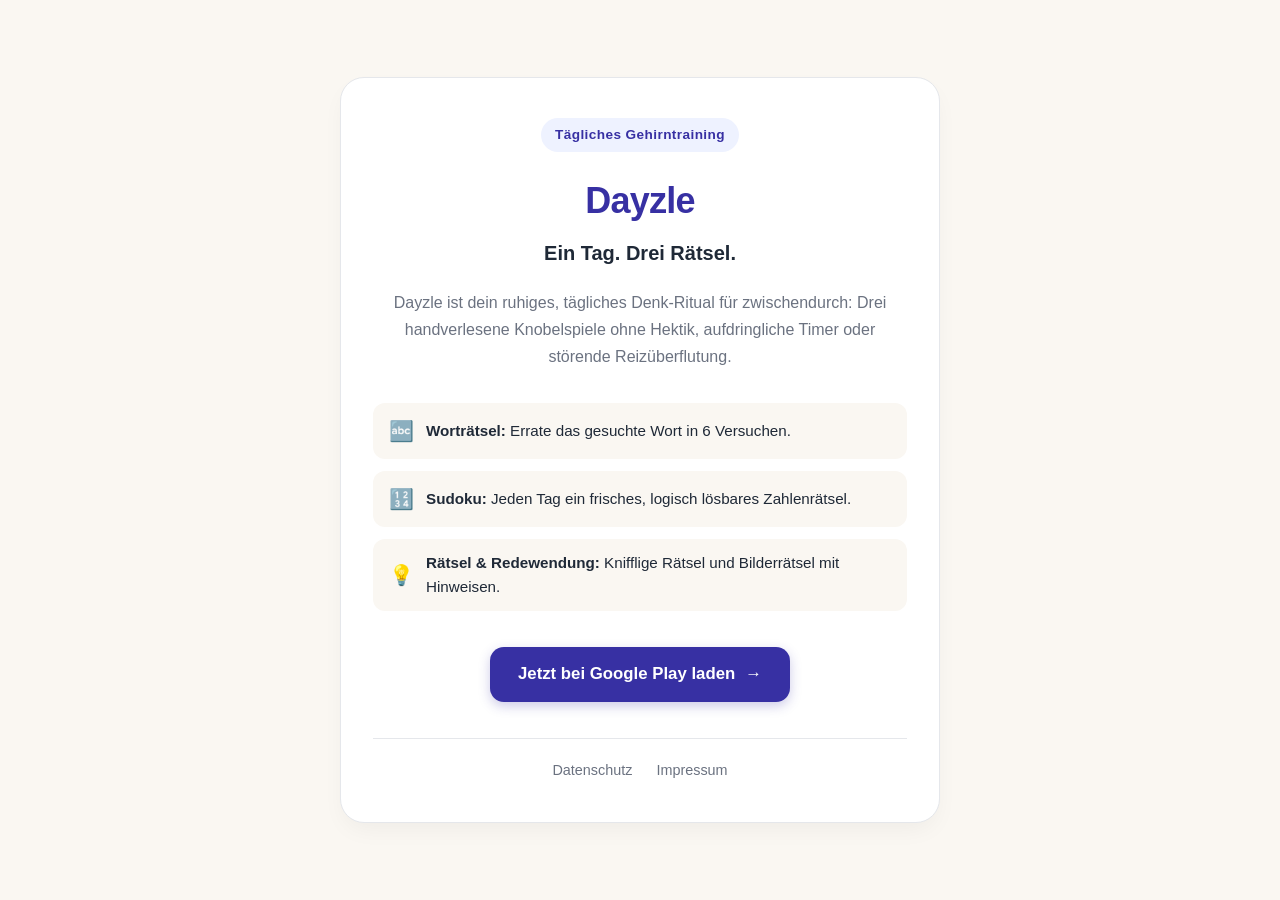
<file: index.html>
<!DOCTYPE html>
<html lang="de">
<head>
  <meta charset="UTF-8">
  <meta name="viewport" content="width=device-width, initial-scale=1.0">
  <title>Dayzle – Ein Tag. Drei Rätsel.</title>
  <meta name="description" content="Dayzle – Dein tägliches Denk-Ritual. Jeden Tag ein neues Worträtsel, Sudoku und ein kniffliges Rätsel.">
  <style>
    :root {
      --bg: #FAF7F2;
      --card-bg: #FFFFFF;
      --text: #1F2937;
      --text-muted: #6B7280;
      --primary: #3730A3;
      --primary-hover: #312E81;
      --accent: #F59E0B;
      --border: #E5E7EB;
      --pill-bg: #EEF2FF;
      --pill-text: #3730A3;
    }
    @media (prefers-color-scheme: dark) {
      :root {
        --bg: #121117;
        --card-bg: #1C1A24;
        --text: #F3F4F6;
        --text-muted: #9CA3AF;
        --primary: #6366F1;
        --primary-hover: #4F46E5;
        --accent: #F59E0B;
        --border: #2E2B3D;
        --pill-bg: #28243D;
        --pill-text: #A5B4FC;
      }
    }
    * { box-sizing: border-box; margin: 0; padding: 0; }
    body {
      font-family: -apple-system, BlinkMacSystemFont, "Segoe UI", Roboto, Helvetica, Arial, sans-serif;
      background-color: var(--bg);
      color: var(--text);
      line-height: 1.6;
      padding: 32px 16px;
      min-height: 100vh;
      display: flex;
      flex-direction: column;
      align-items: center;
      justify-content: center;
    }
    .card {
      width: 100%;
      max-width: 600px;
      background: var(--card-bg);
      border: 1px solid var(--border);
      border-radius: 24px;
      padding: 40px 32px;
      box-shadow: 0 10px 25px -5px rgba(0, 0, 0, 0.05);
      text-align: center;
    }
    .badge {
      display: inline-block;
      background: var(--pill-bg);
      color: var(--pill-text);
      font-weight: 600;
      font-size: 0.85rem;
      padding: 6px 14px;
      border-radius: 9999px;
      margin-bottom: 20px;
      letter-spacing: 0.03em;
    }
    h1 {
      font-size: 2.25rem;
      font-weight: 800;
      color: var(--primary);
      margin-bottom: 8px;
      letter-spacing: -0.02em;
    }
    .tagline {
      font-size: 1.25rem;
      font-weight: 600;
      color: var(--text);
      margin-bottom: 20px;
    }
    .description {
      font-size: 1rem;
      color: var(--text-muted);
      margin-bottom: 32px;
      line-height: 1.7;
    }
    .features {
      display: flex;
      flex-direction: column;
      gap: 12px;
      margin-bottom: 36px;
      text-align: left;
    }
    .feature-item {
      display: flex;
      align-items: center;
      gap: 12px;
      background: var(--bg);
      padding: 12px 16px;
      border-radius: 12px;
      font-size: 0.95rem;
      font-weight: 500;
    }
    .feature-icon {
      font-size: 1.25rem;
    }
    .btn-playstore {
      display: inline-flex;
      align-items: center;
      justify-content: center;
      gap: 10px;
      background: var(--primary);
      color: #FFFFFF;
      text-decoration: none;
      font-weight: 600;
      font-size: 1.05rem;
      padding: 14px 28px;
      border-radius: 14px;
      transition: background-color 0.15s ease, transform 0.1s ease;
      box-shadow: 0 4px 12px rgba(55, 48, 163, 0.25);
    }
    .btn-playstore:hover {
      background: var(--primary-hover);
      transform: translateY(-1px);
    }
    footer {
      margin-top: 36px;
      padding-top: 20px;
      border-top: 1px solid var(--border);
      display: flex;
      justify-content: center;
      gap: 24px;
    }
    footer a {
      color: var(--text-muted);
      text-decoration: none;
      font-size: 0.9rem;
      font-weight: 500;
      transition: color 0.15s;
    }
    footer a:hover {
      color: var(--primary);
      text-decoration: underline;
    }
  </style>
</head>
<body>
  <main class="card">
    <div class="badge">Tägliches Gehirntraining</div>
    <h1>Dayzle</h1>
    <div class="tagline">Ein Tag. Drei Rätsel.</div>
    <p class="description">
      Dayzle ist dein ruhiges, tägliches Denk-Ritual für zwischendurch: Drei handverlesene Knobelspiele ohne Hektik, aufdringliche Timer oder störende Reizüberflutung.
    </p>

    <div class="features">
      <div class="feature-item">
        <span class="feature-icon">🔤</span>
        <span><strong>Worträtsel:</strong> Errate das gesuchte Wort in 6 Versuchen.</span>
      </div>
      <div class="feature-item">
        <span class="feature-icon">🔢</span>
        <span><strong>Sudoku:</strong> Jeden Tag ein frisches, logisch lösbares Zahlenrätsel.</span>
      </div>
      <div class="feature-item">
        <span class="feature-icon">💡</span>
        <span><strong>Rätsel & Redewendung:</strong> Knifflige Rätsel und Bilderrätsel mit Hinweisen.</span>
      </div>
    </div>

    <a href="https://play.google.com/store/apps/details?id=com.akanshasharma.dayzle" class="btn-playstore" target="_blank" rel="noopener noreferrer">
      <span>Jetzt bei Google Play laden</span>
      <span>→</span>
    </a>

    <footer>
      <a href="privacy.html">Datenschutz</a>
      <a href="impressum.html">Impressum</a>
    </footer>
  </main>
</body>
</html>
</file>
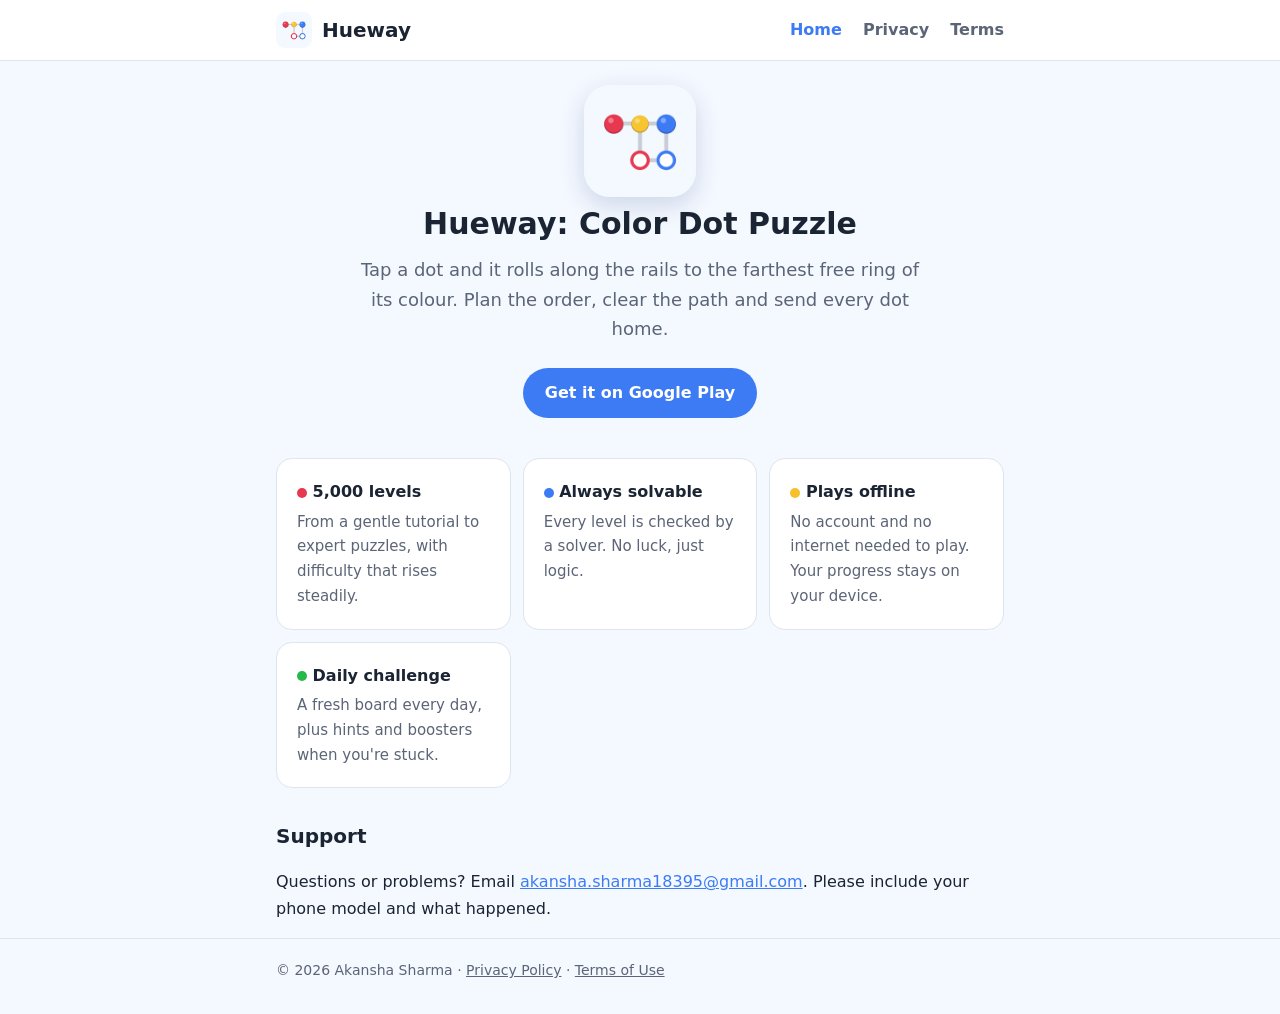
<file: hueway/index.html>
<!doctype html>
<html lang="en">
<head>
<meta charset="utf-8">
<meta name="viewport" content="width=device-width, initial-scale=1">
<title>Hueway: Color Dot Puzzle</title>
<meta name="description" content="Hueway is a calm, clever colour puzzle for Android. Slide each dot home to its colour ring across 5,000 levels, fully offline.">
<link rel="icon" href="icon.png">
<link rel="stylesheet" href="style.css">
</head>
<body>
<header class="site">
  <div class="wrap">
    <a class="brand" href="index.html"><img src="icon.png" alt="">Hueway</a>
    <nav>
      <a href="index.html" aria-current="page">Home</a>
      <a href="privacy.html">Privacy</a>
      <a href="terms.html">Terms</a>
    </nav>
  </div>
</header>

<main class="wrap">
  <section class="hero">
    <img src="icon.png" alt="Hueway app icon">
    <h1>Hueway: Color Dot Puzzle</h1>
    <p class="lead">Tap a dot and it rolls along the rails to the farthest free ring of its colour. Plan the order, clear the path and send every dot home.</p>
    <a class="button" href="https://play.google.com/store/apps/details?id=com.akanshasharma.hueway">Get it on Google Play</a>
  </section>

  <div class="features">
    <div class="card">
      <h3><span class="dots"><i style="background:var(--red)"></i></span> 5,000 levels</h3>
      <p>From a gentle tutorial to expert puzzles, with difficulty that rises steadily.</p>
    </div>
    <div class="card">
      <h3><span class="dots"><i style="background:var(--primary)"></i></span> Always solvable</h3>
      <p>Every level is checked by a solver. No luck, just logic.</p>
    </div>
    <div class="card">
      <h3><span class="dots"><i style="background:var(--yellow)"></i></span> Plays offline</h3>
      <p>No account and no internet needed to play. Your progress stays on your device.</p>
    </div>
    <div class="card">
      <h3><span class="dots"><i style="background:var(--green)"></i></span> Daily challenge</h3>
      <p>A fresh board every day, plus hints and boosters when you're stuck.</p>
    </div>
  </div>

  <h2>Support</h2>
  <p>Questions or problems? Email <a href="mailto:akansha.sharma18395@gmail.com">akansha.sharma18395@gmail.com</a>. Please include your phone model and what happened.</p>
</main>

<footer class="site">
  <div class="wrap">
    © 2026 Akansha Sharma · <a href="privacy.html">Privacy Policy</a> · <a href="terms.html">Terms of Use</a>
  </div>
</footer>
</body>
</html>
</file>
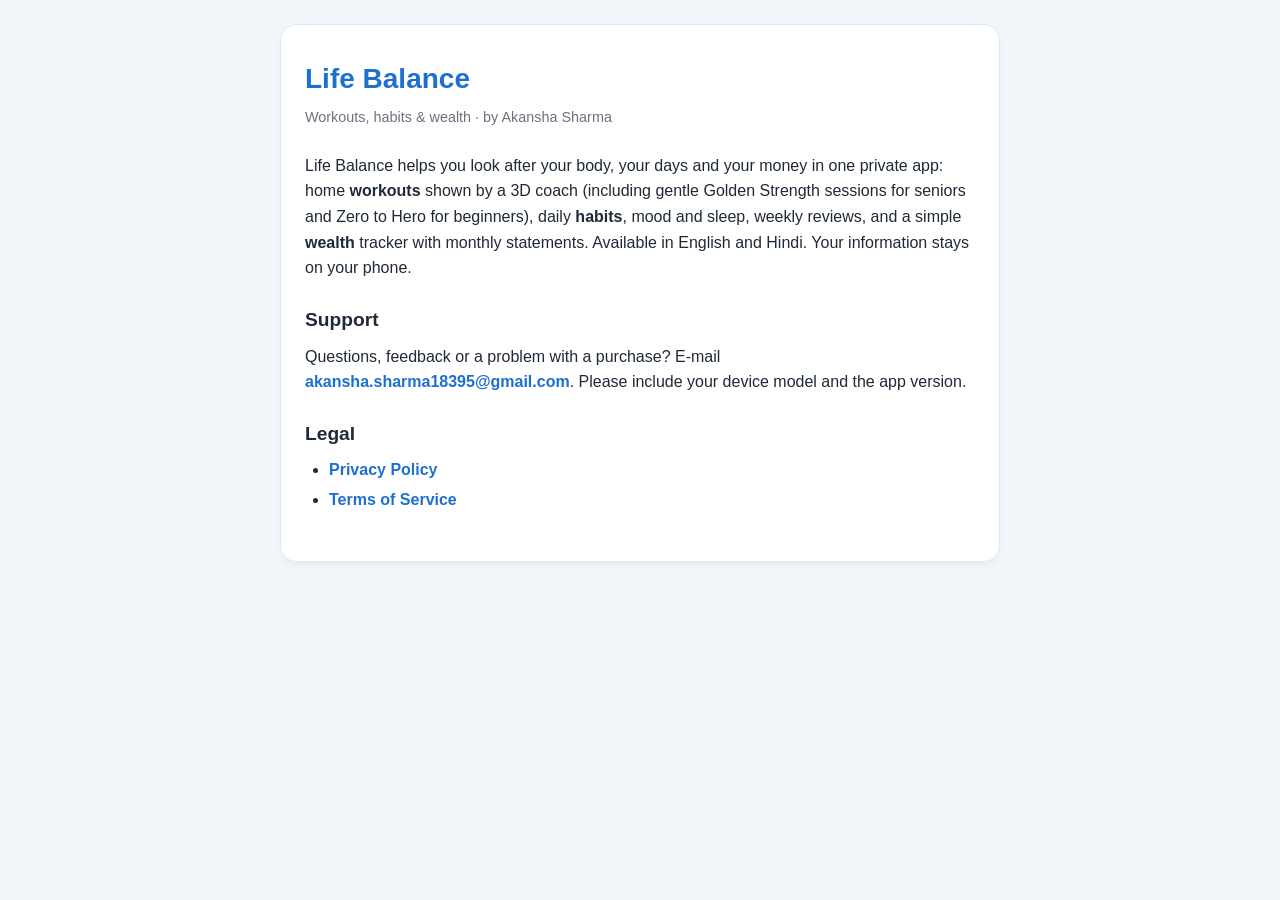
<file: Life-Balance/index.html>
<!DOCTYPE html>
<html lang="en">
<head>
  <meta charset="UTF-8">
  <meta name="viewport" content="width=device-width, initial-scale=1.0">
  <title>Life Balance – Workouts, Habits &amp; Wealth</title>
  <meta name="description" content="Life Balance: home workouts with a 3D coach, daily habits, mood and sleep, and a private money tracker. Support and legal information.">
  <style>
    :root {
      --bg: #F2F6FB;
      --card-bg: #FFFFFF;
      --text: #1F2937;
      --text-muted: #6B7280;
      --primary: #1D6FD1;
      --border: #DFE7F1;
    }
    @media (prefers-color-scheme: dark) {
      :root {
        --bg: #0B2142;
        --card-bg: #102541;
        --text: #F3F4F6;
        --text-muted: #9BB2D0;
        --primary: #51A7FF;
        --border: #1C3656;
      }
    }
    * { box-sizing: border-box; margin: 0; padding: 0; }
    body {
      font-family: -apple-system, BlinkMacSystemFont, "Segoe UI", Roboto, Helvetica, Arial, sans-serif;
      background-color: var(--bg);
      color: var(--text);
      line-height: 1.6;
      padding: 24px 16px;
      min-height: 100vh;
      display: flex;
      flex-direction: column;
      align-items: center;
    }
    .container {
      width: 100%;
      max-width: 720px;
      background: var(--card-bg);
      border: 1px solid var(--border);
      border-radius: 16px;
      padding: 32px 24px;
      box-shadow: 0 4px 6px -1px rgba(0, 0, 0, 0.05);
    }
    h1 { font-size: 1.75rem; margin-bottom: 0.25rem; color: var(--primary); }
    .meta { color: var(--text-muted); font-size: 0.9rem; margin-bottom: 1.5rem; }
    h2 { font-size: 1.2rem; margin-top: 1.5rem; margin-bottom: 0.5rem; }
    p { margin-bottom: 1rem; }
    ul { margin-left: 1.5rem; margin-bottom: 1rem; }
    li { margin-bottom: 0.25rem; }
    a { color: var(--primary); text-decoration: none; font-weight: 600; overflow-wrap: anywhere; }
    a:hover { text-decoration: underline; }
  </style>
</head>
<body>
  <main class="container">
    <h1>Life Balance</h1>
    <p class="meta">Workouts, habits &amp; wealth · by Akansha Sharma</p>
    <p>Life Balance helps you look after your body, your days and your money in one private app: home <strong>workouts</strong> shown by a 3D coach (including gentle Golden Strength sessions for seniors and Zero to Hero for beginners), daily <strong>habits</strong>, mood and sleep, weekly reviews, and a simple <strong>wealth</strong> tracker with monthly statements. Available in English and Hindi. Your information stays on your phone.</p>

    <h2>Support</h2>
    <p>Questions, feedback or a problem with a purchase? E-mail <a href="mailto:akansha.sharma18395@gmail.com">akansha.sharma18395@gmail.com</a>. Please include your device model and the app version.</p>

    <h2>Legal</h2>
    <ul>
      <li><a href="privacy.html">Privacy Policy</a></li>
      <li><a href="terms.html">Terms of Service</a></li>
    </ul>
  </main>
</body>
</html>
</file>
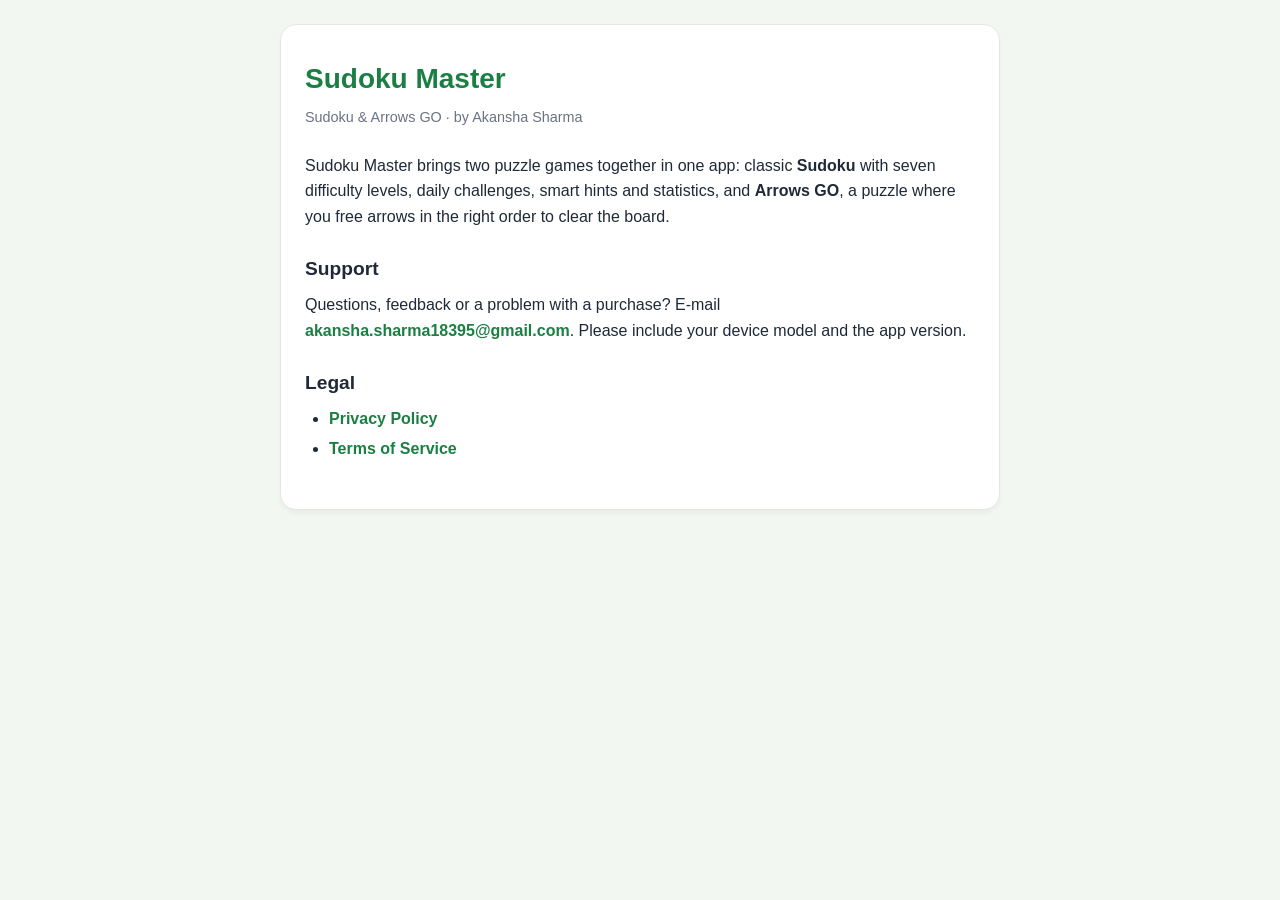
<file: sudoku-master/index.html>
<!DOCTYPE html>
<html lang="en">
<head>
  <meta charset="UTF-8">
  <meta name="viewport" content="width=device-width, initial-scale=1.0">
  <title>Sudoku Master – Sudoku &amp; Arrows GO</title>
  <meta name="description" content="Sudoku Master: Sudoku and Arrows GO puzzle games. Support and legal information.">
  <style>
    :root {
      --bg: #F3F7F2;
      --card-bg: #FFFFFF;
      --text: #1F2937;
      --text-muted: #6B7280;
      --primary: #1B7F43;
      --border: #E2E8E0;
    }
    @media (prefers-color-scheme: dark) {
      :root {
        --bg: #0F1512;
        --card-bg: #18211C;
        --text: #F3F4F6;
        --text-muted: #9CA3AF;
        --primary: #4ADE80;
        --border: #26322B;
      }
    }
    * { box-sizing: border-box; margin: 0; padding: 0; }
    body {
      font-family: -apple-system, BlinkMacSystemFont, "Segoe UI", Roboto, Helvetica, Arial, sans-serif;
      background-color: var(--bg);
      color: var(--text);
      line-height: 1.6;
      padding: 24px 16px;
      min-height: 100vh;
      display: flex;
      flex-direction: column;
      align-items: center;
    }
    .container {
      width: 100%;
      max-width: 720px;
      background: var(--card-bg);
      border: 1px solid var(--border);
      border-radius: 16px;
      padding: 32px 24px;
      box-shadow: 0 4px 6px -1px rgba(0, 0, 0, 0.05);
    }
    h1 { font-size: 1.75rem; margin-bottom: 0.25rem; color: var(--primary); }
    .meta { color: var(--text-muted); font-size: 0.9rem; margin-bottom: 1.5rem; }
    h2 { font-size: 1.2rem; margin-top: 1.5rem; margin-bottom: 0.5rem; }
    p { margin-bottom: 1rem; }
    ul { margin-left: 1.5rem; margin-bottom: 1rem; }
    li { margin-bottom: 0.25rem; }
    .nav-links {
      margin-top: 2rem;
      padding-top: 1.5rem;
      border-top: 1px solid var(--border);
      display: flex;
      gap: 1.5rem;
      flex-wrap: wrap;
    }
    a { color: var(--primary); text-decoration: none; font-weight: 600; overflow-wrap: anywhere; }
    a:hover { text-decoration: underline; }
  </style>
</head>
<body>
  <main class="container">
    <h1>Sudoku Master</h1>
    <p class="meta">Sudoku &amp; Arrows GO · by Akansha Sharma</p>
    <p>Sudoku Master brings two puzzle games together in one app: classic <strong>Sudoku</strong> with seven difficulty levels, daily challenges, smart hints and statistics, and <strong>Arrows GO</strong>, a puzzle where you free arrows in the right order to clear the board.</p>

    <h2>Support</h2>
    <p>Questions, feedback or a problem with a purchase? E-mail <a href="mailto:akansha.sharma18395@gmail.com">akansha.sharma18395@gmail.com</a>. Please include your device model and the app version.</p>

    <h2>Legal</h2>
    <ul>
      <li><a href="privacy.html">Privacy Policy</a></li>
      <li><a href="terms.html">Terms of Service</a></li>
    </ul>
  </main>
</body>
</html>
</file>
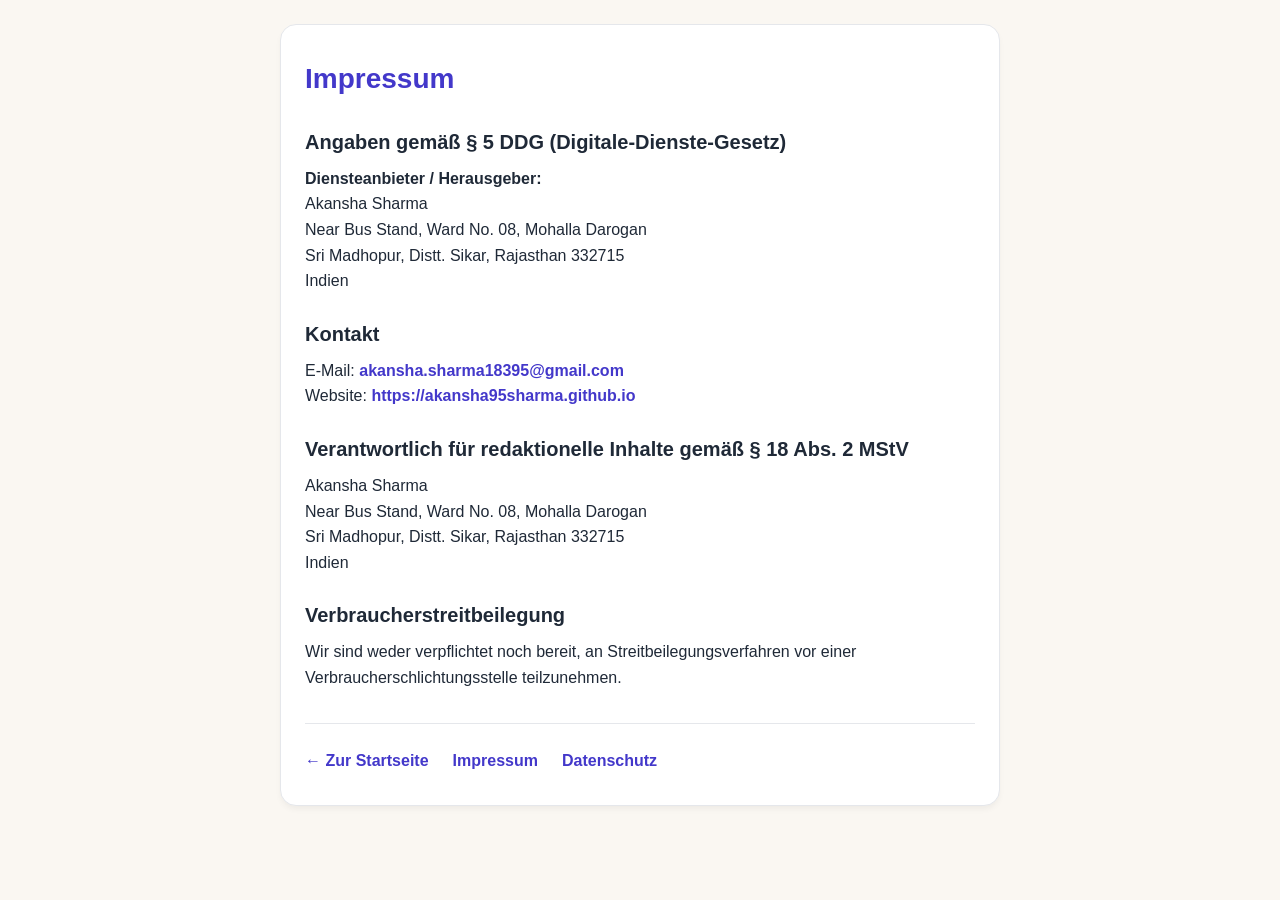
<file: impressum.html>
<!DOCTYPE html>
<html lang="de">
<head>
  <meta charset="UTF-8">
  <meta name="viewport" content="width=device-width, initial-scale=1.0">
  <title>Impressum – Dayzle</title>
  <style>
    :root {
      --bg: #FAF7F2;
      --card-bg: #FFFFFF;
      --text: #1F2937;
      --text-muted: #6B7280;
      --primary: #4338CA;
      --primary-hover: #3730A3;
      --border: #E5E7EB;
    }
    @media (prefers-color-scheme: dark) {
      :root {
        --bg: #121117;
        --card-bg: #1C1A24;
        --text: #F3F4F6;
        --text-muted: #9CA3AF;
        --primary: #6366F1;
        --primary-hover: #818CF8;
        --border: #2E2B3D;
      }
    }
    * { box-sizing: border-box; margin: 0; padding: 0; }
    body {
      font-family: -apple-system, BlinkMacSystemFont, "Segoe UI", Roboto, Helvetica, Arial, sans-serif;
      background-color: var(--bg);
      color: var(--text);
      line-height: 1.6;
      padding: 24px 16px;
      min-height: 100vh;
      display: flex;
      flex-direction: column;
      align-items: center;
    }
    .container {
      width: 100%;
      max-width: 720px;
      background: var(--card-bg);
      border: 1px solid var(--border);
      border-radius: 16px;
      padding: 32px 24px;
      box-shadow: 0 4px 6px -1px rgba(0, 0, 0, 0.05);
    }
    h1 {
      font-size: 1.75rem;
      margin-bottom: 1.5rem;
      color: var(--primary);
    }
    h2 {
      font-size: 1.25rem;
      margin-top: 1.5rem;
      margin-bottom: 0.5rem;
    }
    p { margin-bottom: 1rem; }
    ul { margin-left: 1.5rem; margin-bottom: 1rem; }
    li { margin-bottom: 0.25rem; }
    .nav-links {
      margin-top: 2rem;
      padding-top: 1.5rem;
      border-top: 1px solid var(--border);
      display: flex;
      gap: 1.5rem;
      flex-wrap: wrap;
    }
    a {
      color: var(--primary);
      text-decoration: none;
      font-weight: 600;
    }
    a:hover {
      text-decoration: underline;
    }
  </style>
</head>
<body>
  <main class="container">
    <h1>Impressum</h1>
        <h2>Angaben gemäß § 5 DDG (Digitale-Dienste-Gesetz)</h2>
    <p><strong>Diensteanbieter / Herausgeber:</strong><br>
    Akansha Sharma<br>
    Near Bus Stand, Ward No. 08, Mohalla Darogan<br>Sri Madhopur, Distt. Sikar, Rajasthan 332715<br>Indien</p>

    <h2>Kontakt</h2>
    <p>E-Mail: <a href="mailto:akansha.sharma18395@gmail.com">akansha.sharma18395@gmail.com</a><br>
    
    Website: <a href="https://akansha95sharma.github.io">https://akansha95sharma.github.io</a></p>

    <h2>Verantwortlich für redaktionelle Inhalte gemäß § 18 Abs. 2 MStV</h2>
    <p>Akansha Sharma<br>
    Near Bus Stand, Ward No. 08, Mohalla Darogan<br>Sri Madhopur, Distt. Sikar, Rajasthan 332715<br>Indien</p>

    <h2>Verbraucherstreitbeilegung</h2>
    <p>Wir sind weder verpflichtet noch bereit, an Streitbeilegungsverfahren vor einer Verbraucherschlichtungsstelle teilzunehmen.</p>

    <nav class="nav-links">
      <a href="index.html">← Zur Startseite</a>
      <a href="impressum.html">Impressum</a>
      <a href="privacy.html">Datenschutz</a>
    </nav>
  </main>
</body>
</html>
</file>
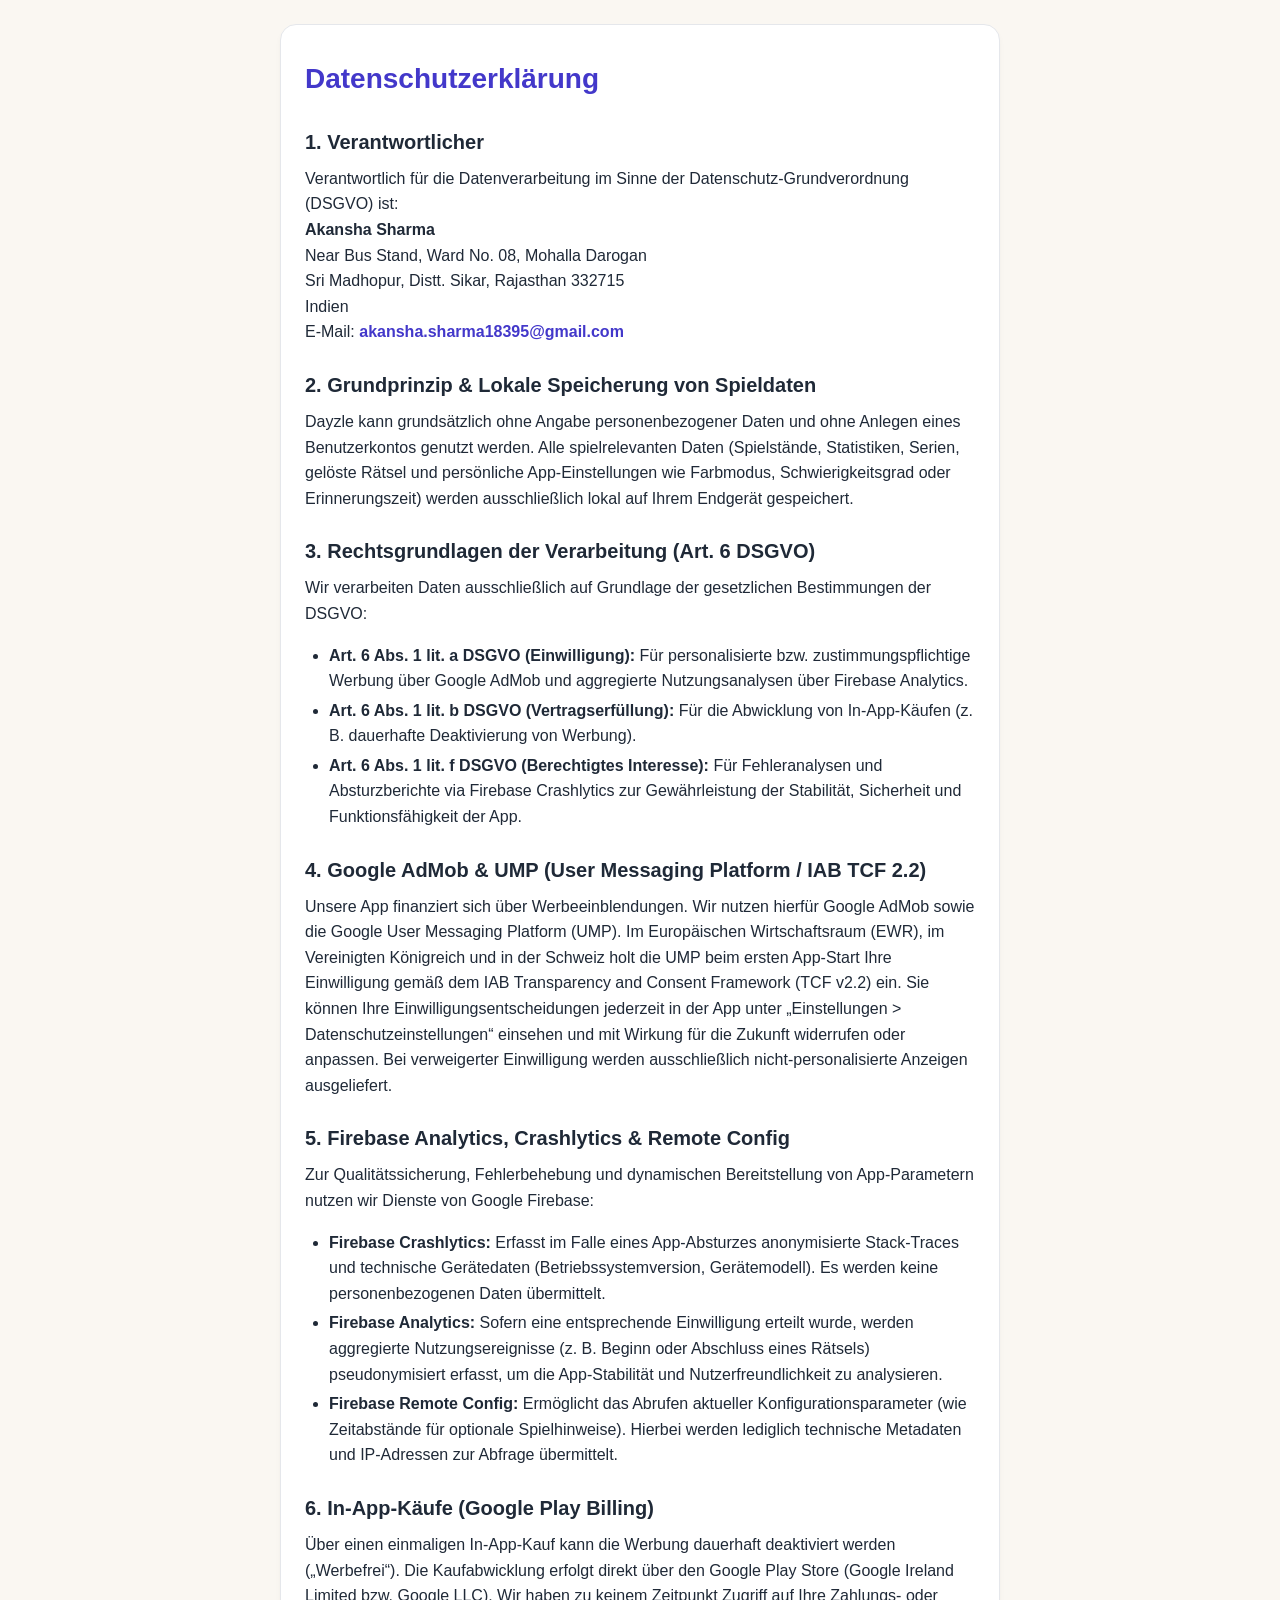
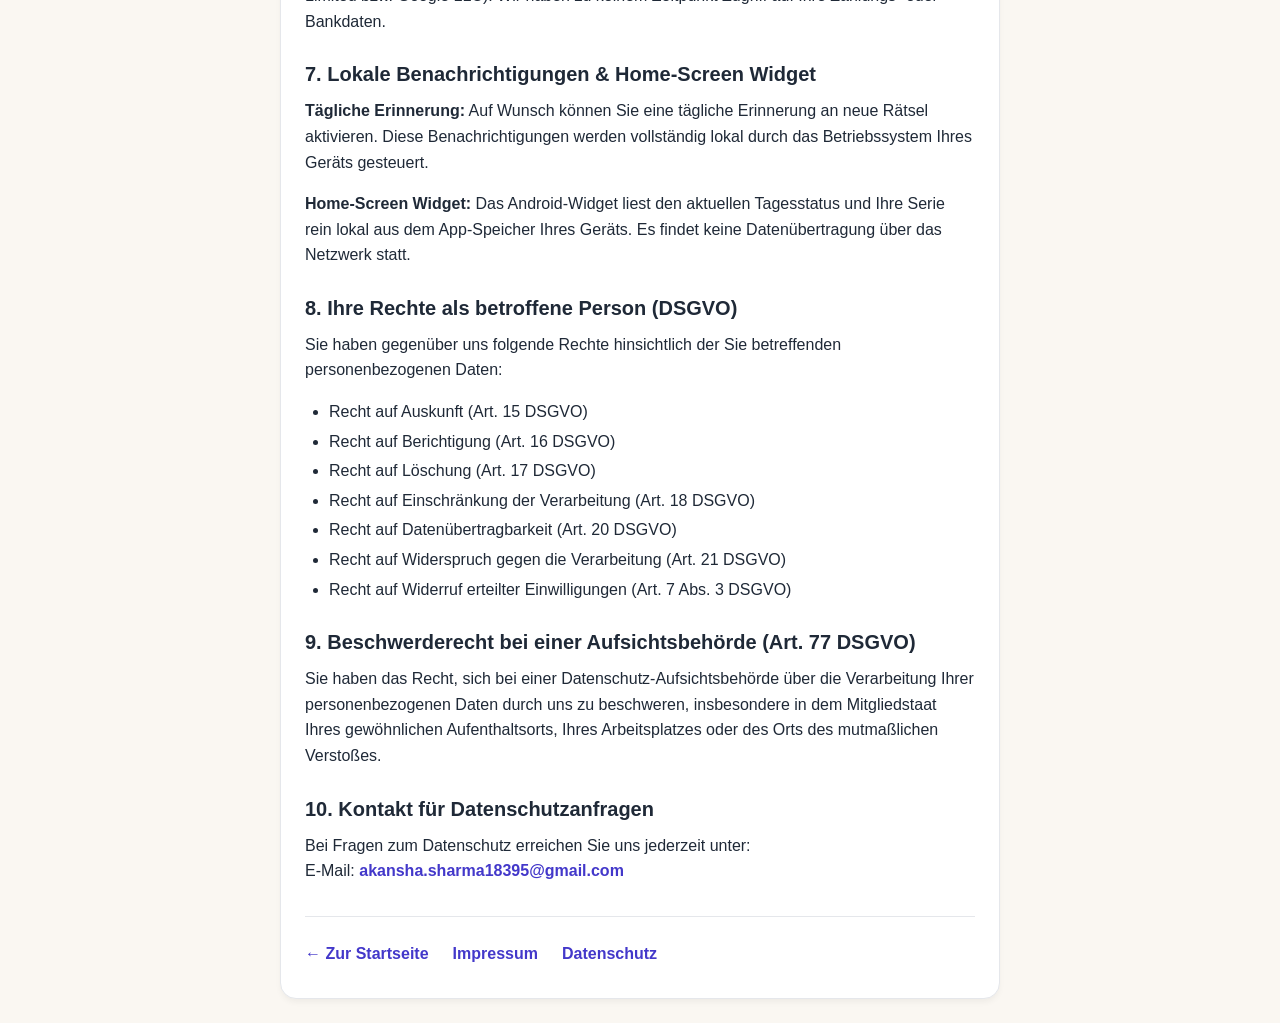
<file: privacy.html>
<!DOCTYPE html>
<html lang="de">
<head>
  <meta charset="UTF-8">
  <meta name="viewport" content="width=device-width, initial-scale=1.0">
  <title>Datenschutzerklärung – Dayzle</title>
  <style>
    :root {
      --bg: #FAF7F2;
      --card-bg: #FFFFFF;
      --text: #1F2937;
      --text-muted: #6B7280;
      --primary: #4338CA;
      --primary-hover: #3730A3;
      --border: #E5E7EB;
    }
    @media (prefers-color-scheme: dark) {
      :root {
        --bg: #121117;
        --card-bg: #1C1A24;
        --text: #F3F4F6;
        --text-muted: #9CA3AF;
        --primary: #6366F1;
        --primary-hover: #818CF8;
        --border: #2E2B3D;
      }
    }
    * { box-sizing: border-box; margin: 0; padding: 0; }
    body {
      font-family: -apple-system, BlinkMacSystemFont, "Segoe UI", Roboto, Helvetica, Arial, sans-serif;
      background-color: var(--bg);
      color: var(--text);
      line-height: 1.6;
      padding: 24px 16px;
      min-height: 100vh;
      display: flex;
      flex-direction: column;
      align-items: center;
    }
    .container {
      width: 100%;
      max-width: 720px;
      background: var(--card-bg);
      border: 1px solid var(--border);
      border-radius: 16px;
      padding: 32px 24px;
      box-shadow: 0 4px 6px -1px rgba(0, 0, 0, 0.05);
    }
    h1 {
      font-size: 1.75rem;
      margin-bottom: 1.5rem;
      color: var(--primary);
    }
    h2 {
      font-size: 1.25rem;
      margin-top: 1.5rem;
      margin-bottom: 0.5rem;
    }
    p { margin-bottom: 1rem; }
    ul { margin-left: 1.5rem; margin-bottom: 1rem; }
    li { margin-bottom: 0.25rem; }
    .nav-links {
      margin-top: 2rem;
      padding-top: 1.5rem;
      border-top: 1px solid var(--border);
      display: flex;
      gap: 1.5rem;
      flex-wrap: wrap;
    }
    a {
      color: var(--primary);
      text-decoration: none;
      font-weight: 600;
    }
    a:hover {
      text-decoration: underline;
    }
  </style>
</head>
<body>
  <main class="container">
    <h1>Datenschutzerklärung</h1>
        <h2>1. Verantwortlicher</h2>
    <p>Verantwortlich für die Datenverarbeitung im Sinne der Datenschutz-Grundverordnung (DSGVO) ist:<br>
    <strong>Akansha Sharma</strong><br>
    Near Bus Stand, Ward No. 08, Mohalla Darogan<br>Sri Madhopur, Distt. Sikar, Rajasthan 332715<br>Indien<br>
    E-Mail: <a href="mailto:akansha.sharma18395@gmail.com">akansha.sharma18395@gmail.com</a></p>

    

    <h2>2. Grundprinzip & Lokale Speicherung von Spieldaten</h2>
    <p>Dayzle kann grundsätzlich ohne Angabe personenbezogener Daten und ohne Anlegen eines Benutzerkontos genutzt werden. Alle spielrelevanten Daten (Spielstände, Statistiken, Serien, gelöste Rätsel und persönliche App-Einstellungen wie Farbmodus, Schwierigkeitsgrad oder Erinnerungszeit) werden ausschließlich lokal auf Ihrem Endgerät gespeichert.</p>

    <h2>3. Rechtsgrundlagen der Verarbeitung (Art. 6 DSGVO)</h2>
    <p>Wir verarbeiten Daten ausschließlich auf Grundlage der gesetzlichen Bestimmungen der DSGVO:</p>
    <ul>
      <li><strong>Art. 6 Abs. 1 lit. a DSGVO (Einwilligung):</strong> Für personalisierte bzw. zustimmungspflichtige Werbung über Google AdMob und aggregierte Nutzungsanalysen über Firebase Analytics.</li>
      <li><strong>Art. 6 Abs. 1 lit. b DSGVO (Vertragserfüllung):</strong> Für die Abwicklung von In-App-Käufen (z. B. dauerhafte Deaktivierung von Werbung).</li>
      <li><strong>Art. 6 Abs. 1 lit. f DSGVO (Berechtigtes Interesse):</strong> Für Fehleranalysen und Absturzberichte via Firebase Crashlytics zur Gewährleistung der Stabilität, Sicherheit und Funktionsfähigkeit der App.</li>
    </ul>

    <h2>4. Google AdMob & UMP (User Messaging Platform / IAB TCF 2.2)</h2>
    <p>Unsere App finanziert sich über Werbeeinblendungen. Wir nutzen hierfür Google AdMob sowie die Google User Messaging Platform (UMP). Im Europäischen Wirtschaftsraum (EWR), im Vereinigten Königreich und in der Schweiz holt die UMP beim ersten App-Start Ihre Einwilligung gemäß dem IAB Transparency and Consent Framework (TCF v2.2) ein. Sie können Ihre Einwilligungsentscheidungen jederzeit in der App unter „Einstellungen &gt; Datenschutzeinstellungen“ einsehen und mit Wirkung für die Zukunft widerrufen oder anpassen. Bei verweigerter Einwilligung werden ausschließlich nicht-personalisierte Anzeigen ausgeliefert.</p>

    <h2>5. Firebase Analytics, Crashlytics & Remote Config</h2>
    <p>Zur Qualitätssicherung, Fehlerbehebung und dynamischen Bereitstellung von App-Parametern nutzen wir Dienste von Google Firebase:</p>
    <ul>
      <li><strong>Firebase Crashlytics:</strong> Erfasst im Falle eines App-Absturzes anonymisierte Stack-Traces und technische Gerätedaten (Betriebssystemversion, Gerätemodell). Es werden keine personenbezogenen Daten übermittelt.</li>
      <li><strong>Firebase Analytics:</strong> Sofern eine entsprechende Einwilligung erteilt wurde, werden aggregierte Nutzungsereignisse (z. B. Beginn oder Abschluss eines Rätsels) pseudonymisiert erfasst, um die App-Stabilität und Nutzerfreundlichkeit zu analysieren.</li>
      <li><strong>Firebase Remote Config:</strong> Ermöglicht das Abrufen aktueller Konfigurationsparameter (wie Zeitabstände für optionale Spielhinweise). Hierbei werden lediglich technische Metadaten und IP-Adressen zur Abfrage übermittelt.</li>
    </ul>

    <h2>6. In-App-Käufe (Google Play Billing)</h2>
    <p>Über einen einmaligen In-App-Kauf kann die Werbung dauerhaft deaktiviert werden („Werbefrei“). Die Kaufabwicklung erfolgt direkt über den Google Play Store (Google Ireland Limited bzw. Google LLC). Wir haben zu keinem Zeitpunkt Zugriff auf Ihre Zahlungs- oder Bankdaten.</p>

    <h2>7. Lokale Benachrichtigungen & Home-Screen Widget</h2>
    <p><strong>Tägliche Erinnerung:</strong> Auf Wunsch können Sie eine tägliche Erinnerung an neue Rätsel aktivieren. Diese Benachrichtigungen werden vollständig lokal durch das Betriebssystem Ihres Geräts gesteuert.</p>
    <p><strong>Home-Screen Widget:</strong> Das Android-Widget liest den aktuellen Tagesstatus und Ihre Serie rein lokal aus dem App-Speicher Ihres Geräts. Es findet keine Datenübertragung über das Netzwerk statt.</p>

    <h2>8. Ihre Rechte als betroffene Person (DSGVO)</h2>
    <p>Sie haben gegenüber uns folgende Rechte hinsichtlich der Sie betreffenden personenbezogenen Daten:</p>
    <ul>
      <li>Recht auf Auskunft (Art. 15 DSGVO)</li>
      <li>Recht auf Berichtigung (Art. 16 DSGVO)</li>
      <li>Recht auf Löschung (Art. 17 DSGVO)</li>
      <li>Recht auf Einschränkung der Verarbeitung (Art. 18 DSGVO)</li>
      <li>Recht auf Datenübertragbarkeit (Art. 20 DSGVO)</li>
      <li>Recht auf Widerspruch gegen die Verarbeitung (Art. 21 DSGVO)</li>
      <li>Recht auf Widerruf erteilter Einwilligungen (Art. 7 Abs. 3 DSGVO)</li>
    </ul>

    <h2>9. Beschwerderecht bei einer Aufsichtsbehörde (Art. 77 DSGVO)</h2>
    <p>Sie haben das Recht, sich bei einer Datenschutz-Aufsichtsbehörde über die Verarbeitung Ihrer personenbezogenen Daten durch uns zu beschweren, insbesondere in dem Mitgliedstaat Ihres gewöhnlichen Aufenthaltsorts, Ihres Arbeitsplatzes oder des Orts des mutmaßlichen Verstoßes.</p>

    <h2>10. Kontakt für Datenschutzanfragen</h2>
    <p>Bei Fragen zum Datenschutz erreichen Sie uns jederzeit unter:<br>
    E-Mail: <a href="mailto:akansha.sharma18395@gmail.com">akansha.sharma18395@gmail.com</a></p>

    <nav class="nav-links">
      <a href="index.html">← Zur Startseite</a>
      <a href="impressum.html">Impressum</a>
      <a href="privacy.html">Datenschutz</a>
    </nav>
  </main>
</body>
</html>
</file>
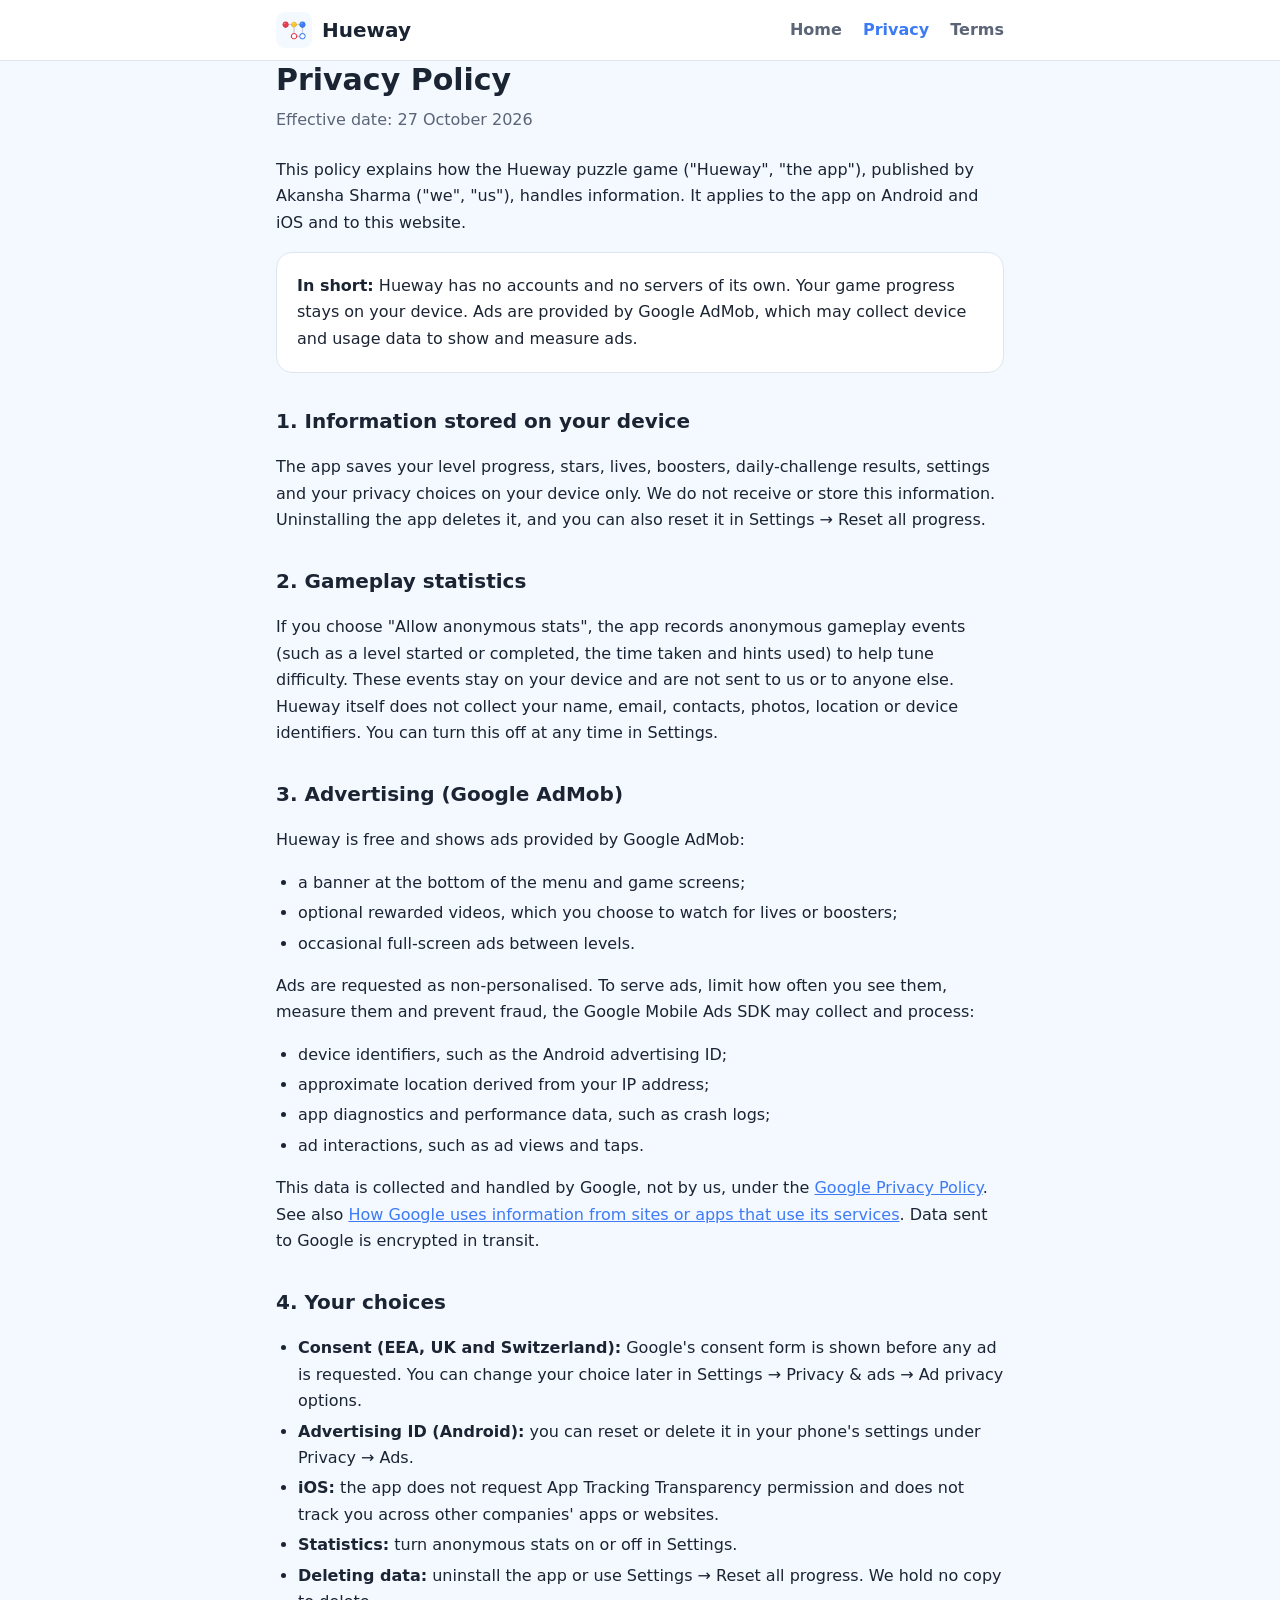
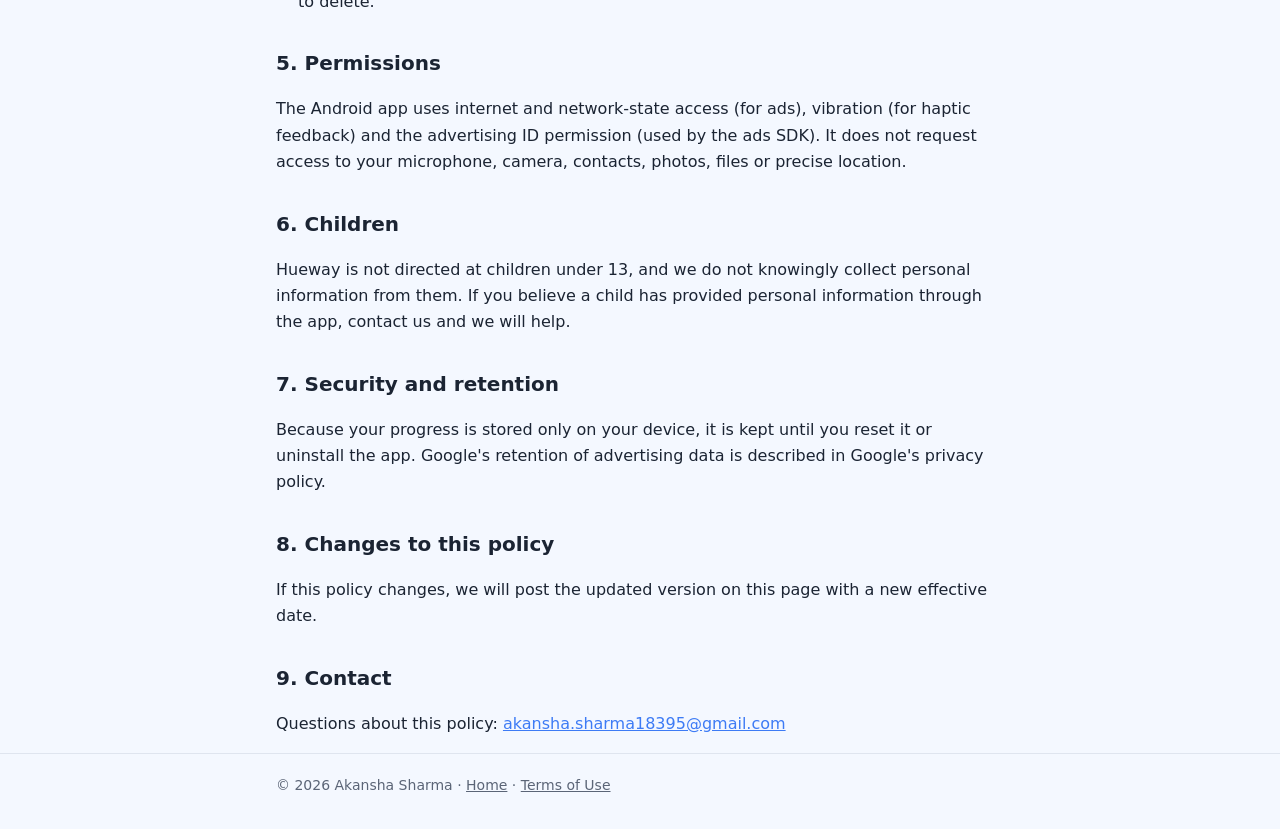
<file: hueway/privacy.html>
<!doctype html>
<html lang="en">
<head>
<meta charset="utf-8">
<meta name="viewport" content="width=device-width, initial-scale=1">
<title>Hueway Privacy Policy</title>
<meta name="description" content="How the Hueway puzzle game handles your data and advertising.">
<link rel="icon" href="icon.png">
<link rel="stylesheet" href="style.css">
</head>
<body>
<header class="site">
  <div class="wrap">
    <a class="brand" href="index.html"><img src="icon.png" alt="">Hueway</a>
    <nav>
      <a href="index.html">Home</a>
      <a href="privacy.html" aria-current="page">Privacy</a>
      <a href="terms.html">Terms</a>
    </nav>
  </div>
</header>

<main class="wrap">
  <h1>Privacy Policy</h1>
  <p class="meta">Effective date: 27 October 2026</p>

  <p>This policy explains how the Hueway puzzle game ("Hueway", "the app"), published by Akansha Sharma
  ("we", "us"), handles information. It applies to the app on Android and iOS and to this website.</p>

  <div class="card">
    <strong>In short:</strong> Hueway has no accounts and no servers of its own. Your game progress stays on your
    device. Ads are provided by Google AdMob, which may collect device and usage data to show and measure ads.
  </div>

  <h2>1. Information stored on your device</h2>
  <p>The app saves your level progress, stars, lives, boosters, daily-challenge results, settings and your privacy
  choices on your device only. We do not receive or store this information. Uninstalling the app deletes it, and you
  can also reset it in Settings → Reset all progress.</p>

  <h2>2. Gameplay statistics</h2>
  <p>If you choose "Allow anonymous stats", the app records anonymous gameplay events (such as a level started or
  completed, the time taken and hints used) to help tune difficulty. These events stay on your device and are not
  sent to us or to anyone else. Hueway itself does not collect your name, email, contacts, photos, location or device
  identifiers. You can turn this off at any time in Settings.</p>

  <h2>3. Advertising (Google AdMob)</h2>
  <p>Hueway is free and shows ads provided by Google AdMob:</p>
  <ul>
    <li>a banner at the bottom of the menu and game screens;</li>
    <li>optional rewarded videos, which you choose to watch for lives or boosters;</li>
    <li>occasional full-screen ads between levels.</li>
  </ul>
  <p>Ads are requested as non-personalised. To serve ads, limit how often you see them, measure them and prevent
  fraud, the Google Mobile Ads SDK may collect and process:</p>
  <ul>
    <li>device identifiers, such as the Android advertising ID;</li>
    <li>approximate location derived from your IP address;</li>
    <li>app diagnostics and performance data, such as crash logs;</li>
    <li>ad interactions, such as ad views and taps.</li>
  </ul>
  <p>This data is collected and handled by Google, not by us, under the
  <a href="https://policies.google.com/privacy">Google Privacy Policy</a>. See also
  <a href="https://policies.google.com/technologies/partner-sites">How Google uses information from sites or apps that use its services</a>.
  Data sent to Google is encrypted in transit.</p>

  <h2>4. Your choices</h2>
  <ul>
    <li><strong>Consent (EEA, UK and Switzerland):</strong> Google's consent form is shown before any ad is requested.
    You can change your choice later in Settings → Privacy &amp; ads → Ad privacy options.</li>
    <li><strong>Advertising ID (Android):</strong> you can reset or delete it in your phone's settings under Privacy → Ads.</li>
    <li><strong>iOS:</strong> the app does not request App Tracking Transparency permission and does not track you
    across other companies' apps or websites.</li>
    <li><strong>Statistics:</strong> turn anonymous stats on or off in Settings.</li>
    <li><strong>Deleting data:</strong> uninstall the app or use Settings → Reset all progress. We hold no copy to delete.</li>
  </ul>

  <h2>5. Permissions</h2>
  <p>The Android app uses internet and network-state access (for ads), vibration (for haptic feedback) and the
  advertising ID permission (used by the ads SDK). It does not request access to your microphone, camera, contacts,
  photos, files or precise location.</p>

  <h2>6. Children</h2>
  <p>Hueway is not directed at children under 13, and we do not knowingly collect personal information from them. If you
  believe a child has provided personal information through the app, contact us and we will help.</p>

  <h2>7. Security and retention</h2>
  <p>Because your progress is stored only on your device, it is kept until you reset it or uninstall the app. Google's
  retention of advertising data is described in Google's privacy policy.</p>

  <h2>8. Changes to this policy</h2>
  <p>If this policy changes, we will post the updated version on this page with a new effective date.</p>

  <h2>9. Contact</h2>
  <p>Questions about this policy: <a href="mailto:akansha.sharma18395@gmail.com">akansha.sharma18395@gmail.com</a></p>
</main>

<footer class="site">
  <div class="wrap">
    © 2026 Akansha Sharma · <a href="index.html">Home</a> · <a href="terms.html">Terms of Use</a>
  </div>
</footer>
</body>
</html>
</file>
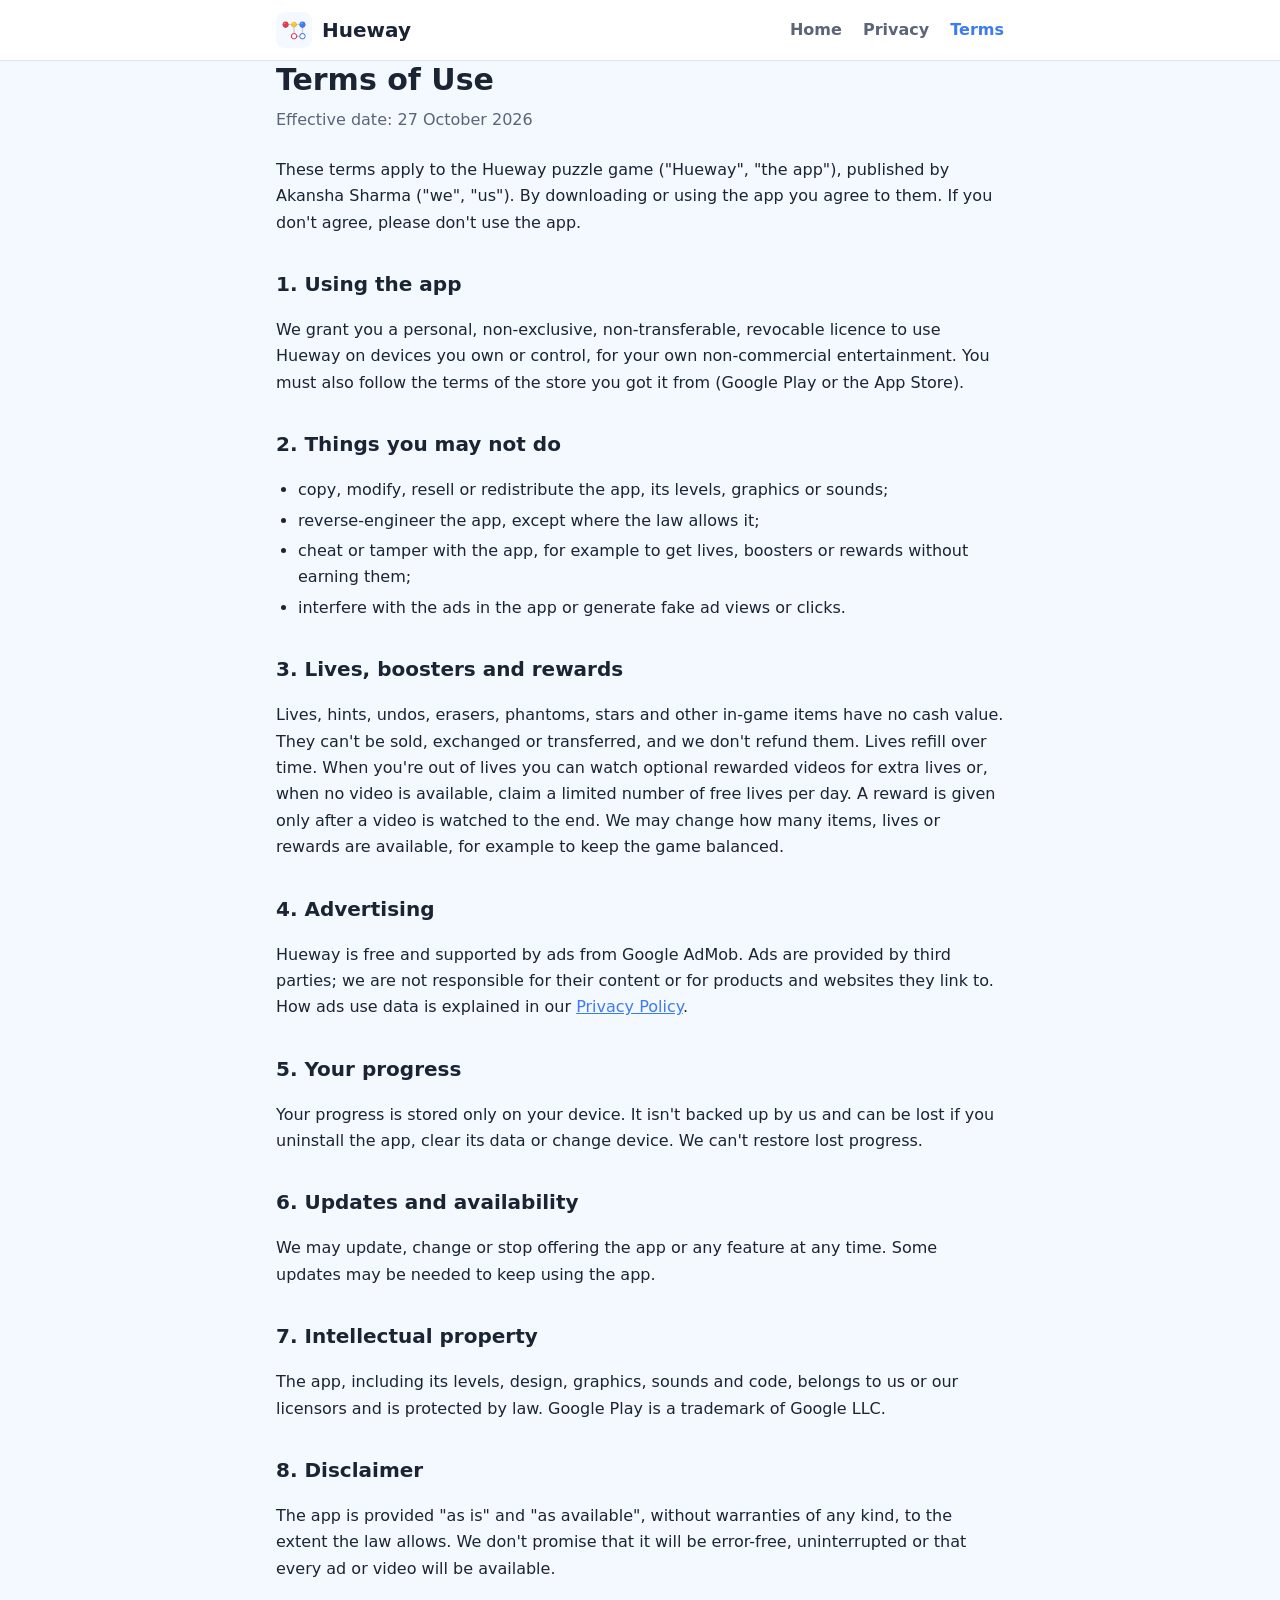
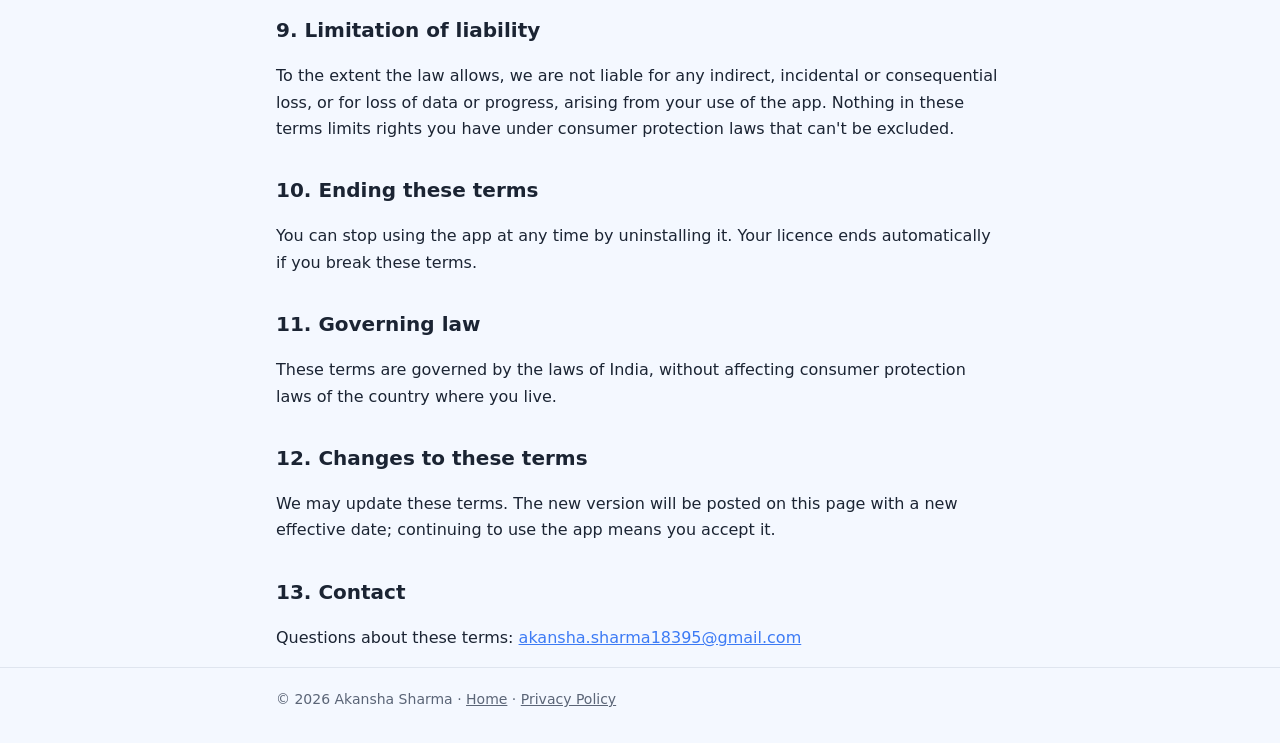
<file: hueway/terms.html>
<!doctype html>
<html lang="en">
<head>
<meta charset="utf-8">
<meta name="viewport" content="width=device-width, initial-scale=1">
<title>Hueway Terms of Use</title>
<meta name="description" content="Terms of use for the Hueway puzzle game.">
<link rel="icon" href="icon.png">
<link rel="stylesheet" href="style.css">
</head>
<body>
<header class="site">
  <div class="wrap">
    <a class="brand" href="index.html"><img src="icon.png" alt="">Hueway</a>
    <nav>
      <a href="index.html">Home</a>
      <a href="privacy.html">Privacy</a>
      <a href="terms.html" aria-current="page">Terms</a>
    </nav>
  </div>
</header>

<main class="wrap">
  <h1>Terms of Use</h1>
  <p class="meta">Effective date: 27 October 2026</p>

  <p>These terms apply to the Hueway puzzle game ("Hueway", "the app"), published by Akansha Sharma
  ("we", "us"). By downloading or using the app you agree to them. If you don't agree, please don't use the app.</p>

  <h2>1. Using the app</h2>
  <p>We grant you a personal, non-exclusive, non-transferable, revocable licence to use Hueway on devices you own or
  control, for your own non-commercial entertainment. You must also follow the terms of the store you got it from
  (Google Play or the App Store).</p>

  <h2>2. Things you may not do</h2>
  <ul>
    <li>copy, modify, resell or redistribute the app, its levels, graphics or sounds;</li>
    <li>reverse-engineer the app, except where the law allows it;</li>
    <li>cheat or tamper with the app, for example to get lives, boosters or rewards without earning them;</li>
    <li>interfere with the ads in the app or generate fake ad views or clicks.</li>
  </ul>

  <h2>3. Lives, boosters and rewards</h2>
  <p>Lives, hints, undos, erasers, phantoms, stars and other in-game items have no cash value. They can't be sold,
  exchanged or transferred, and we don't refund them. Lives refill over time. When you're out of lives you can watch
  optional rewarded videos for extra lives or, when no video is available, claim a limited number of free lives per
  day. A reward is given only after a video is watched to the end. We may change how many items, lives or rewards are
  available, for example to keep the game balanced.</p>

  <h2>4. Advertising</h2>
  <p>Hueway is free and supported by ads from Google AdMob. Ads are provided by third parties; we are not responsible for
  their content or for products and websites they link to. How ads use data is explained in our
  <a href="privacy.html">Privacy Policy</a>.</p>

  <h2>5. Your progress</h2>
  <p>Your progress is stored only on your device. It isn't backed up by us and can be lost if you uninstall the app,
  clear its data or change device. We can't restore lost progress.</p>

  <h2>6. Updates and availability</h2>
  <p>We may update, change or stop offering the app or any feature at any time. Some updates may be needed to keep
  using the app.</p>

  <h2>7. Intellectual property</h2>
  <p>The app, including its levels, design, graphics, sounds and code, belongs to us or our licensors and is protected
  by law. Google Play is a trademark of Google LLC.</p>

  <h2>8. Disclaimer</h2>
  <p>The app is provided "as is" and "as available", without warranties of any kind, to the extent the law allows. We
  don't promise that it will be error-free, uninterrupted or that every ad or video will be available.</p>

  <h2>9. Limitation of liability</h2>
  <p>To the extent the law allows, we are not liable for any indirect, incidental or consequential loss, or for loss of
  data or progress, arising from your use of the app. Nothing in these terms limits rights you have under consumer
  protection laws that can't be excluded.</p>

  <h2>10. Ending these terms</h2>
  <p>You can stop using the app at any time by uninstalling it. Your licence ends automatically if you break these terms.</p>

  <h2>11. Governing law</h2>
  <p>These terms are governed by the laws of India, without affecting consumer
  protection laws of the country where you live.</p>

  <h2>12. Changes to these terms</h2>
  <p>We may update these terms. The new version will be posted on this page with a new effective date; continuing to
  use the app means you accept it.</p>

  <h2>13. Contact</h2>
  <p>Questions about these terms: <a href="mailto:akansha.sharma18395@gmail.com">akansha.sharma18395@gmail.com</a></p>
</main>

<footer class="site">
  <div class="wrap">
    © 2026 Akansha Sharma · <a href="index.html">Home</a> · <a href="privacy.html">Privacy Policy</a>
  </div>
</footer>
</body>
</html>
</file>
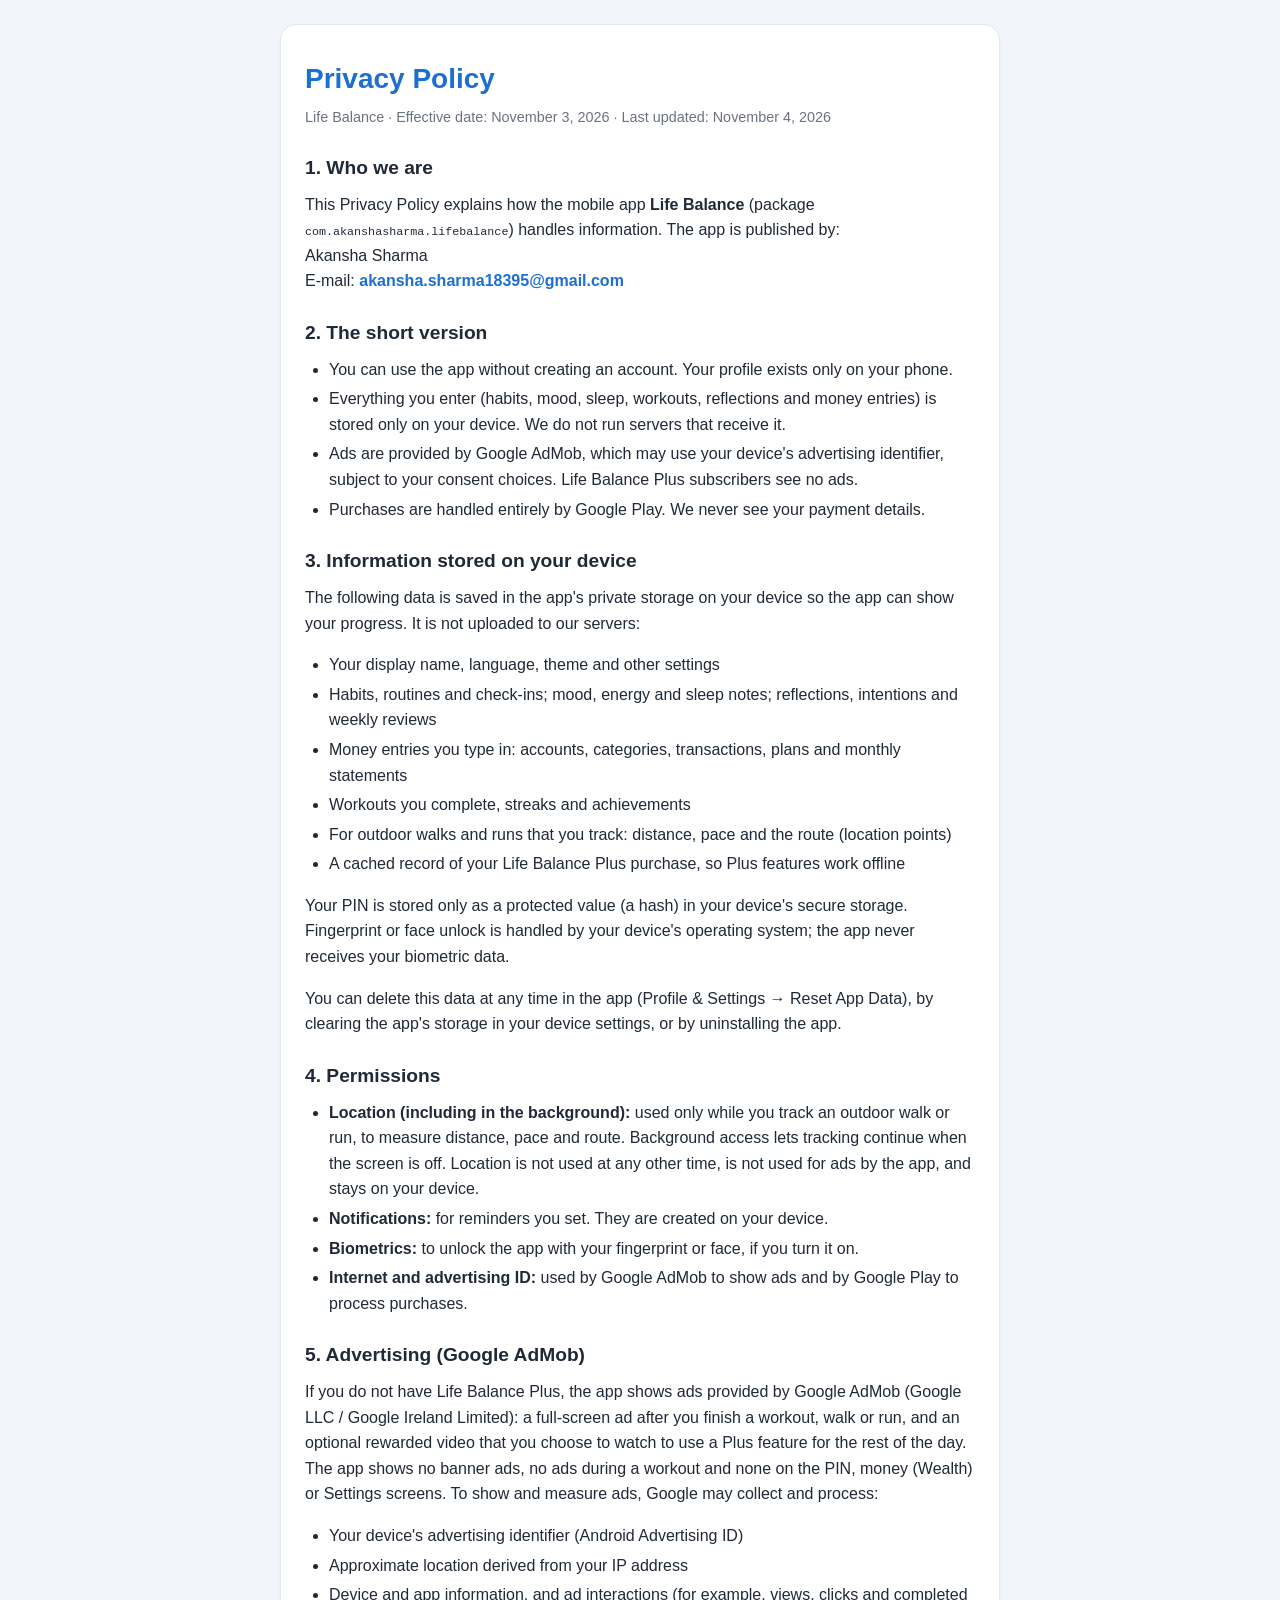
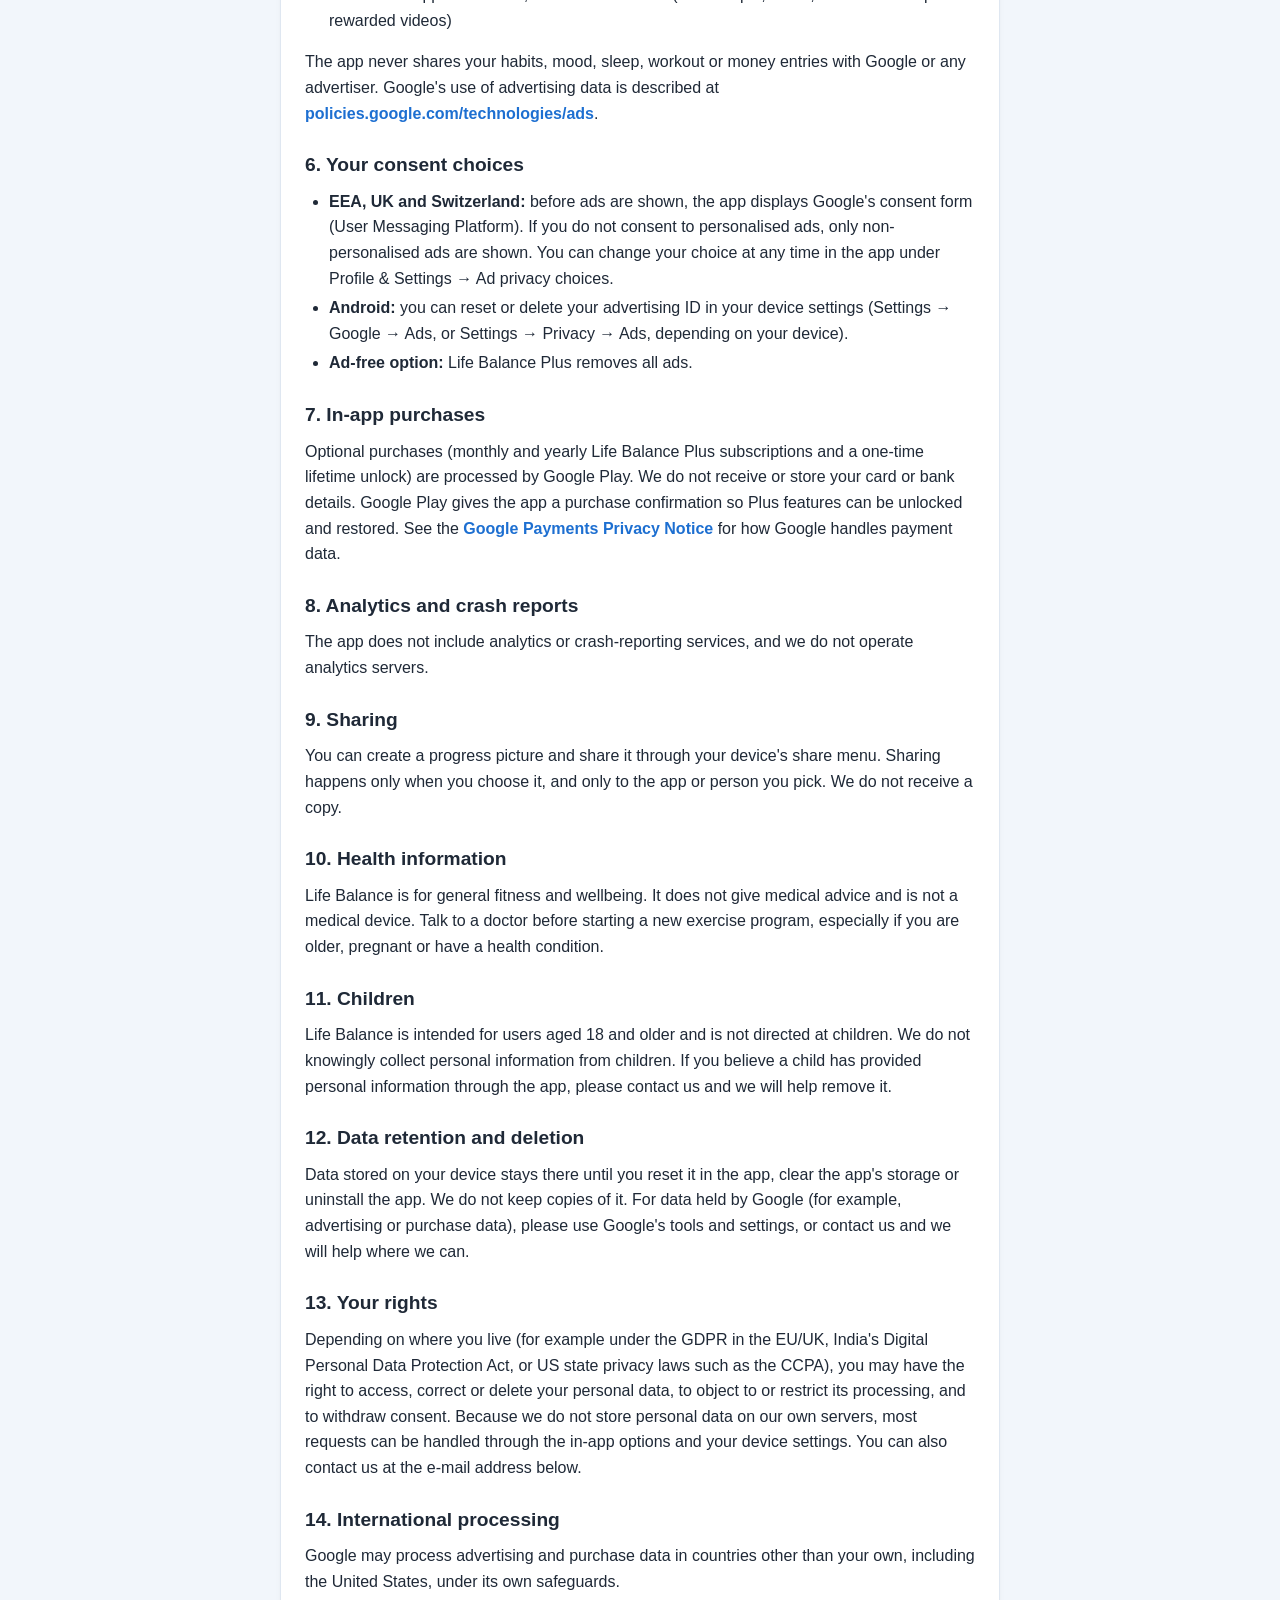
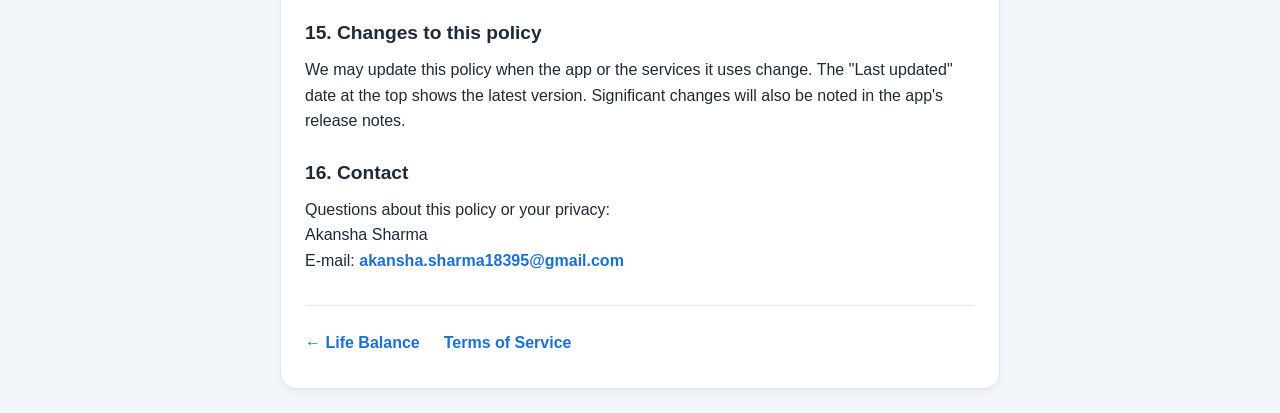
<file: Life-Balance/privacy.html>
<!DOCTYPE html>
<html lang="en">
<head>
  <meta charset="UTF-8">
  <meta name="viewport" content="width=device-width, initial-scale=1.0">
  <title>Privacy Policy – Life Balance</title>
  <meta name="description" content="Privacy Policy for the Life Balance app.">
  <style>
    :root {
      --bg: #F2F6FB;
      --card-bg: #FFFFFF;
      --text: #1F2937;
      --text-muted: #6B7280;
      --primary: #1D6FD1;
      --border: #DFE7F1;
    }
    @media (prefers-color-scheme: dark) {
      :root {
        --bg: #0B2142;
        --card-bg: #102541;
        --text: #F3F4F6;
        --text-muted: #9BB2D0;
        --primary: #51A7FF;
        --border: #1C3656;
      }
    }
    * { box-sizing: border-box; margin: 0; padding: 0; }
    body {
      font-family: -apple-system, BlinkMacSystemFont, "Segoe UI", Roboto, Helvetica, Arial, sans-serif;
      background-color: var(--bg);
      color: var(--text);
      line-height: 1.6;
      padding: 24px 16px;
      min-height: 100vh;
      display: flex;
      flex-direction: column;
      align-items: center;
    }
    .container {
      width: 100%;
      max-width: 720px;
      background: var(--card-bg);
      border: 1px solid var(--border);
      border-radius: 16px;
      padding: 32px 24px;
      box-shadow: 0 4px 6px -1px rgba(0, 0, 0, 0.05);
    }
    h1 { font-size: 1.75rem; margin-bottom: 0.25rem; color: var(--primary); }
    .meta { color: var(--text-muted); font-size: 0.9rem; margin-bottom: 1.5rem; }
    h2 { font-size: 1.2rem; margin-top: 1.5rem; margin-bottom: 0.5rem; }
    p { margin-bottom: 1rem; }
    ul { margin-left: 1.5rem; margin-bottom: 1rem; }
    li { margin-bottom: 0.25rem; }
    .nav-links { margin-top: 2rem; padding-top: 1.5rem; border-top: 1px solid var(--border); display: flex; gap: 1.5rem; flex-wrap: wrap; }
    code { font-size: 0.9em; }
    a { color: var(--primary); text-decoration: none; font-weight: 600; overflow-wrap: anywhere; }
    a:hover { text-decoration: underline; }
  </style>
</head>
<body>
  <main class="container">
    <h1>Privacy Policy</h1>
    <p class="meta">Life Balance · Effective date: November 3, 2026 · Last updated: November 4, 2026</p>

    <h2>1. Who we are</h2>
    <p>This Privacy Policy explains how the mobile app <strong>Life Balance</strong> (package <code>com.akanshasharma.lifebalance</code>) handles information. The app is published by:<br>
    Akansha Sharma<br>
    E-mail: <a href="mailto:akansha.sharma18395@gmail.com">akansha.sharma18395@gmail.com</a></p>

    <h2>2. The short version</h2>
    <ul>
      <li>You can use the app without creating an account. Your profile exists only on your phone.</li>
      <li>Everything you enter (habits, mood, sleep, workouts, reflections and money entries) is stored only on your device. We do not run servers that receive it.</li>
      <li>Ads are provided by Google AdMob, which may use your device's advertising identifier, subject to your consent choices. Life Balance Plus subscribers see no ads.</li>
      <li>Purchases are handled entirely by Google Play. We never see your payment details.</li>
    </ul>

    <h2>3. Information stored on your device</h2>
    <p>The following data is saved in the app's private storage on your device so the app can show your progress. It is not uploaded to our servers:</p>
    <ul>
      <li>Your display name, language, theme and other settings</li>
      <li>Habits, routines and check-ins; mood, energy and sleep notes; reflections, intentions and weekly reviews</li>
      <li>Money entries you type in: accounts, categories, transactions, plans and monthly statements</li>
      <li>Workouts you complete, streaks and achievements</li>
      <li>For outdoor walks and runs that you track: distance, pace and the route (location points)</li>
      <li>A cached record of your Life Balance Plus purchase, so Plus features work offline</li>
    </ul>
    <p>Your PIN is stored only as a protected value (a hash) in your device's secure storage. Fingerprint or face unlock is handled by your device's operating system; the app never receives your biometric data.</p>
    <p>You can delete this data at any time in the app (Profile &amp; Settings → Reset App Data), by clearing the app's storage in your device settings, or by uninstalling the app.</p>

    <h2>4. Permissions</h2>
    <ul>
      <li><strong>Location (including in the background):</strong> used only while you track an outdoor walk or run, to measure distance, pace and route. Background access lets tracking continue when the screen is off. Location is not used at any other time, is not used for ads by the app, and stays on your device.</li>
      <li><strong>Notifications:</strong> for reminders you set. They are created on your device.</li>
      <li><strong>Biometrics:</strong> to unlock the app with your fingerprint or face, if you turn it on.</li>
      <li><strong>Internet and advertising ID:</strong> used by Google AdMob to show ads and by Google Play to process purchases.</li>
    </ul>

    <h2>5. Advertising (Google AdMob)</h2>
    <p>If you do not have Life Balance Plus, the app shows ads provided by Google AdMob (Google LLC / Google Ireland Limited): a full-screen ad after you finish a workout, walk or run, and an optional rewarded video that you choose to watch to use a Plus feature for the rest of the day. The app shows no banner ads, no ads during a workout and none on the PIN, money (Wealth) or Settings screens. To show and measure ads, Google may collect and process:</p>
    <ul>
      <li>Your device's advertising identifier (Android Advertising ID)</li>
      <li>Approximate location derived from your IP address</li>
      <li>Device and app information, and ad interactions (for example, views, clicks and completed rewarded videos)</li>
    </ul>
    <p>The app never shares your habits, mood, sleep, workout or money entries with Google or any advertiser. Google's use of advertising data is described at <a href="https://policies.google.com/technologies/ads">policies.google.com/technologies/ads</a>.</p>

    <h2>6. Your consent choices</h2>
    <ul>
      <li><strong>EEA, UK and Switzerland:</strong> before ads are shown, the app displays Google's consent form (User Messaging Platform). If you do not consent to personalised ads, only non-personalised ads are shown. You can change your choice at any time in the app under Profile &amp; Settings → Ad privacy choices.</li>
      <li><strong>Android:</strong> you can reset or delete your advertising ID in your device settings (Settings → Google → Ads, or Settings → Privacy → Ads, depending on your device).</li>
      <li><strong>Ad-free option:</strong> Life Balance Plus removes all ads.</li>
    </ul>

    <h2>7. In-app purchases</h2>
    <p>Optional purchases (monthly and yearly Life Balance Plus subscriptions and a one-time lifetime unlock) are processed by Google Play. We do not receive or store your card or bank details. Google Play gives the app a purchase confirmation so Plus features can be unlocked and restored. See the <a href="https://payments.google.com/payments/apis-secure/u/0/get_legal_document?ldo=0&amp;ldt=privacynotice">Google Payments Privacy Notice</a> for how Google handles payment data.</p>

    <h2>8. Analytics and crash reports</h2>
    <p>The app does not include analytics or crash-reporting services, and we do not operate analytics servers.</p>

    <h2>9. Sharing</h2>
    <p>You can create a progress picture and share it through your device's share menu. Sharing happens only when you choose it, and only to the app or person you pick. We do not receive a copy.</p>

    <h2>10. Health information</h2>
    <p>Life Balance is for general fitness and wellbeing. It does not give medical advice and is not a medical device. Talk to a doctor before starting a new exercise program, especially if you are older, pregnant or have a health condition.</p>

    <h2>11. Children</h2>
    <p>Life Balance is intended for users aged 18 and older and is not directed at children. We do not knowingly collect personal information from children. If you believe a child has provided personal information through the app, please contact us and we will help remove it.</p>

    <h2>12. Data retention and deletion</h2>
    <p>Data stored on your device stays there until you reset it in the app, clear the app's storage or uninstall the app. We do not keep copies of it. For data held by Google (for example, advertising or purchase data), please use Google's tools and settings, or contact us and we will help where we can.</p>

    <h2>13. Your rights</h2>
    <p>Depending on where you live (for example under the GDPR in the EU/UK, India's Digital Personal Data Protection Act, or US state privacy laws such as the CCPA), you may have the right to access, correct or delete your personal data, to object to or restrict its processing, and to withdraw consent. Because we do not store personal data on our own servers, most requests can be handled through the in-app options and your device settings. You can also contact us at the e-mail address below.</p>

    <h2>14. International processing</h2>
    <p>Google may process advertising and purchase data in countries other than your own, including the United States, under its own safeguards.</p>

    <h2>15. Changes to this policy</h2>
    <p>We may update this policy when the app or the services it uses change. The "Last updated" date at the top shows the latest version. Significant changes will also be noted in the app's release notes.</p>

    <h2>16. Contact</h2>
    <p>Questions about this policy or your privacy:<br>
    Akansha Sharma<br>
    E-mail: <a href="mailto:akansha.sharma18395@gmail.com">akansha.sharma18395@gmail.com</a></p>

    <div class="nav-links">
      <a href="index.html">← Life Balance</a>
      <a href="terms.html">Terms of Service</a>
    </div>
  </main>
</body>
</html>
</file>
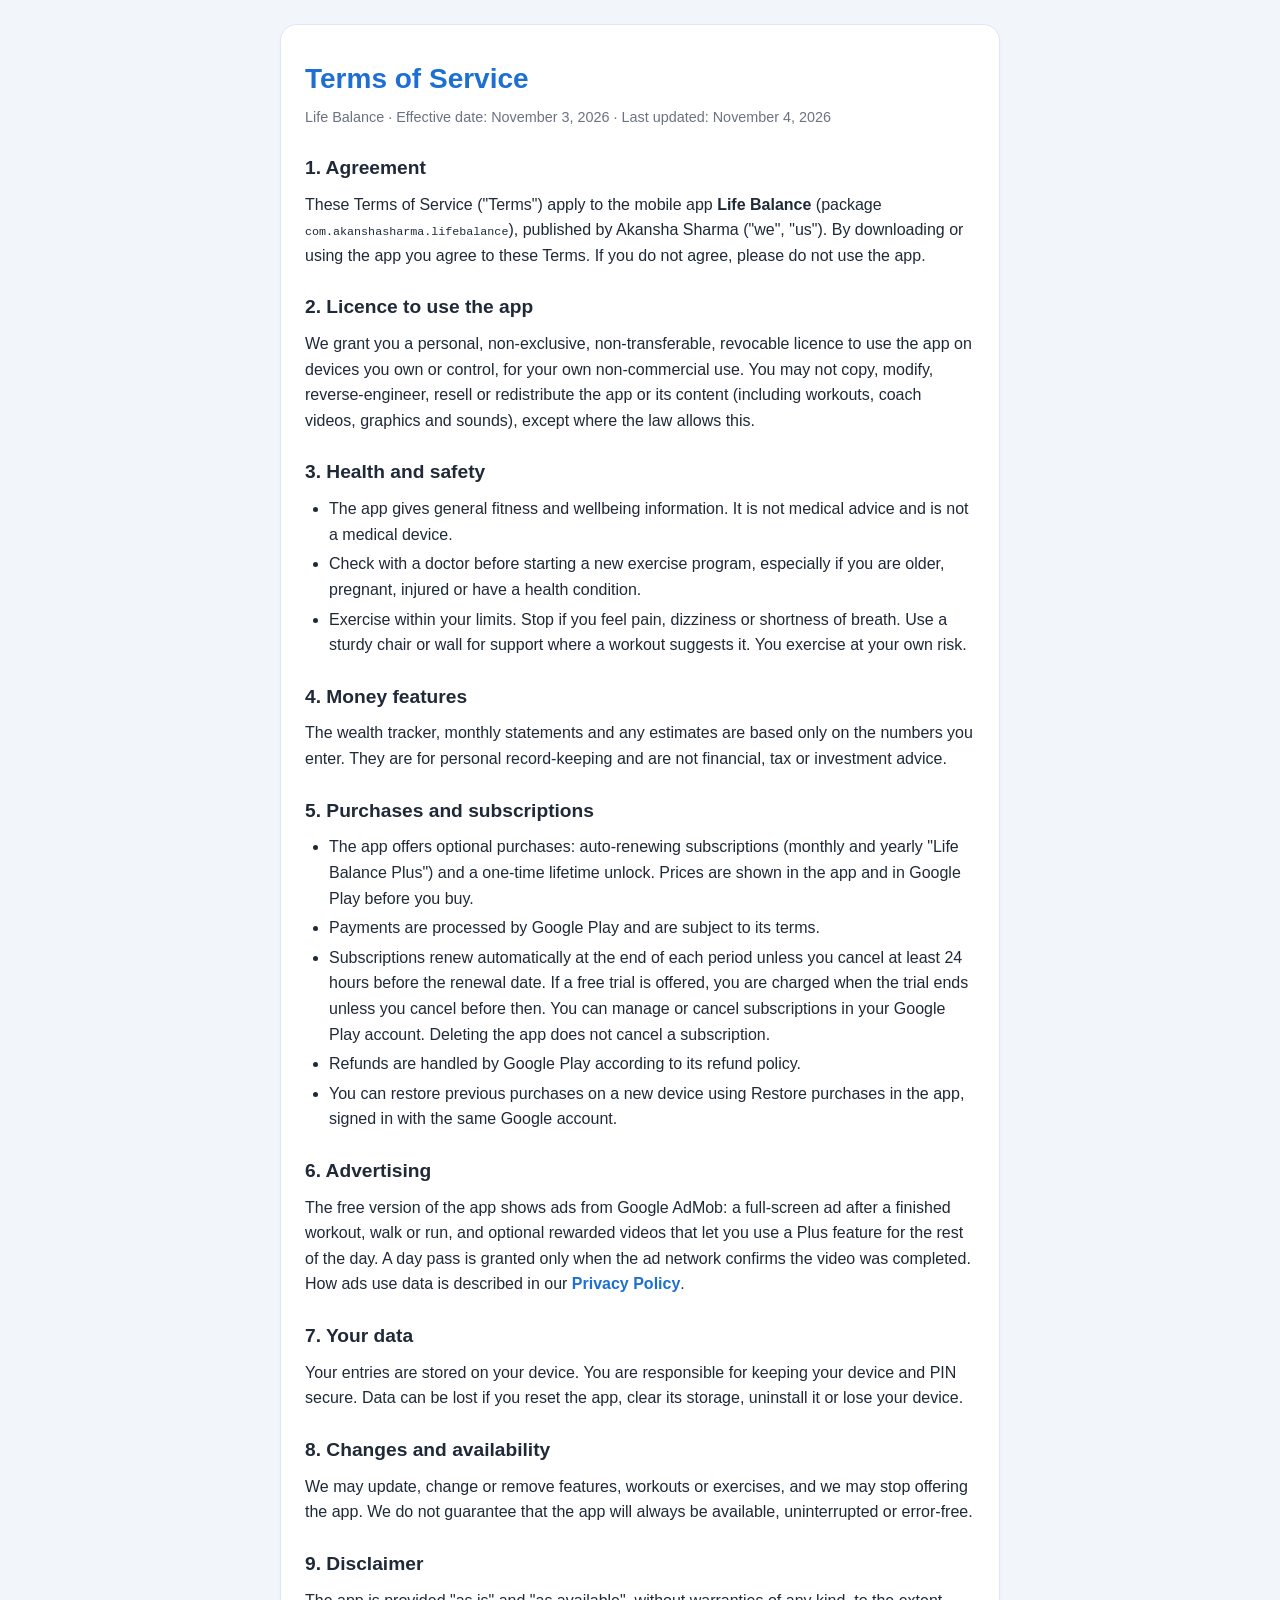
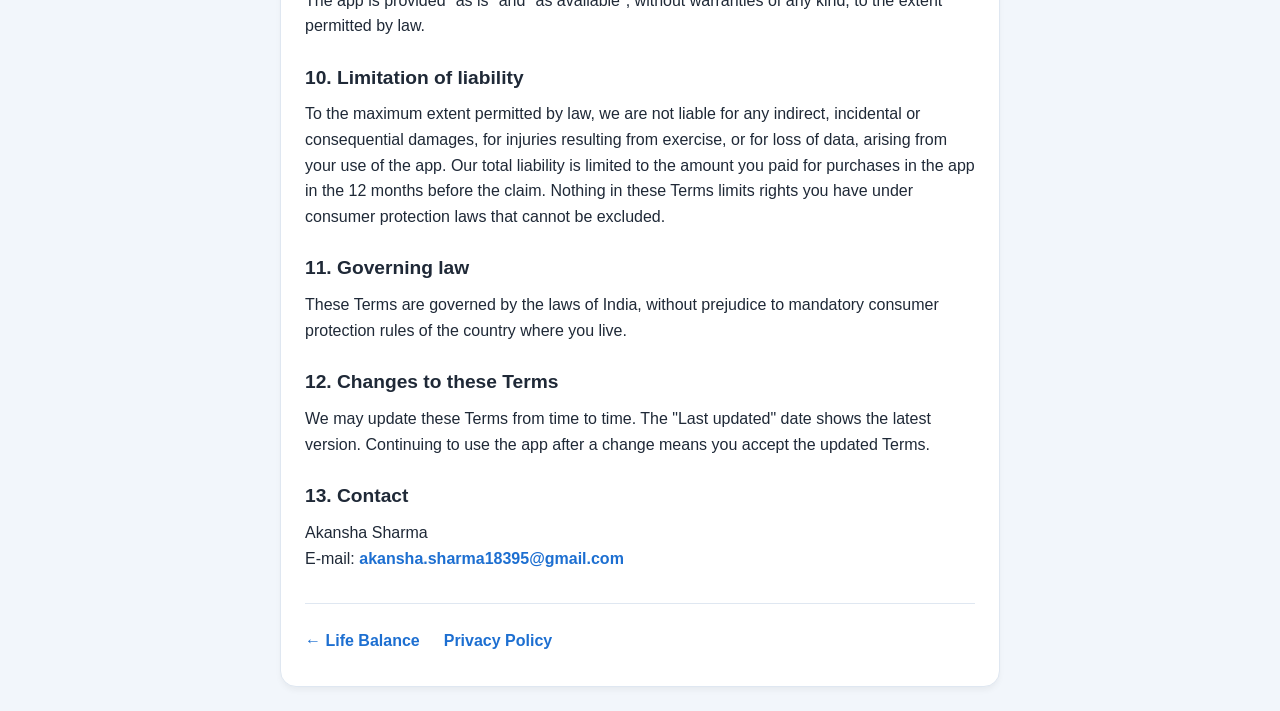
<file: Life-Balance/terms.html>
<!DOCTYPE html>
<html lang="en">
<head>
  <meta charset="UTF-8">
  <meta name="viewport" content="width=device-width, initial-scale=1.0">
  <title>Terms of Service – Life Balance</title>
  <meta name="description" content="Terms of Service for the Life Balance app.">
  <style>
    :root {
      --bg: #F2F6FB;
      --card-bg: #FFFFFF;
      --text: #1F2937;
      --text-muted: #6B7280;
      --primary: #1D6FD1;
      --border: #DFE7F1;
    }
    @media (prefers-color-scheme: dark) {
      :root {
        --bg: #0B2142;
        --card-bg: #102541;
        --text: #F3F4F6;
        --text-muted: #9BB2D0;
        --primary: #51A7FF;
        --border: #1C3656;
      }
    }
    * { box-sizing: border-box; margin: 0; padding: 0; }
    body {
      font-family: -apple-system, BlinkMacSystemFont, "Segoe UI", Roboto, Helvetica, Arial, sans-serif;
      background-color: var(--bg);
      color: var(--text);
      line-height: 1.6;
      padding: 24px 16px;
      min-height: 100vh;
      display: flex;
      flex-direction: column;
      align-items: center;
    }
    .container {
      width: 100%;
      max-width: 720px;
      background: var(--card-bg);
      border: 1px solid var(--border);
      border-radius: 16px;
      padding: 32px 24px;
      box-shadow: 0 4px 6px -1px rgba(0, 0, 0, 0.05);
    }
    h1 { font-size: 1.75rem; margin-bottom: 0.25rem; color: var(--primary); }
    .meta { color: var(--text-muted); font-size: 0.9rem; margin-bottom: 1.5rem; }
    h2 { font-size: 1.2rem; margin-top: 1.5rem; margin-bottom: 0.5rem; }
    p { margin-bottom: 1rem; }
    ul { margin-left: 1.5rem; margin-bottom: 1rem; }
    li { margin-bottom: 0.25rem; }
    .nav-links { margin-top: 2rem; padding-top: 1.5rem; border-top: 1px solid var(--border); display: flex; gap: 1.5rem; flex-wrap: wrap; }
    code { font-size: 0.9em; }
    a { color: var(--primary); text-decoration: none; font-weight: 600; overflow-wrap: anywhere; }
    a:hover { text-decoration: underline; }
  </style>
</head>
<body>
  <main class="container">
    <h1>Terms of Service</h1>
    <p class="meta">Life Balance · Effective date: November 3, 2026 · Last updated: November 4, 2026</p>

    <h2>1. Agreement</h2>
    <p>These Terms of Service ("Terms") apply to the mobile app <strong>Life Balance</strong> (package <code>com.akanshasharma.lifebalance</code>), published by Akansha Sharma ("we", "us"). By downloading or using the app you agree to these Terms. If you do not agree, please do not use the app.</p>

    <h2>2. Licence to use the app</h2>
    <p>We grant you a personal, non-exclusive, non-transferable, revocable licence to use the app on devices you own or control, for your own non-commercial use. You may not copy, modify, reverse-engineer, resell or redistribute the app or its content (including workouts, coach videos, graphics and sounds), except where the law allows this.</p>

    <h2>3. Health and safety</h2>
    <ul>
      <li>The app gives general fitness and wellbeing information. It is not medical advice and is not a medical device.</li>
      <li>Check with a doctor before starting a new exercise program, especially if you are older, pregnant, injured or have a health condition.</li>
      <li>Exercise within your limits. Stop if you feel pain, dizziness or shortness of breath. Use a sturdy chair or wall for support where a workout suggests it. You exercise at your own risk.</li>
    </ul>

    <h2>4. Money features</h2>
    <p>The wealth tracker, monthly statements and any estimates are based only on the numbers you enter. They are for personal record-keeping and are not financial, tax or investment advice.</p>

    <h2>5. Purchases and subscriptions</h2>
    <ul>
      <li>The app offers optional purchases: auto-renewing subscriptions (monthly and yearly "Life Balance Plus") and a one-time lifetime unlock. Prices are shown in the app and in Google Play before you buy.</li>
      <li>Payments are processed by Google Play and are subject to its terms.</li>
      <li>Subscriptions renew automatically at the end of each period unless you cancel at least 24 hours before the renewal date. If a free trial is offered, you are charged when the trial ends unless you cancel before then. You can manage or cancel subscriptions in your Google Play account. Deleting the app does not cancel a subscription.</li>
      <li>Refunds are handled by Google Play according to its refund policy.</li>
      <li>You can restore previous purchases on a new device using Restore purchases in the app, signed in with the same Google account.</li>
    </ul>

    <h2>6. Advertising</h2>
    <p>The free version of the app shows ads from Google AdMob: a full-screen ad after a finished workout, walk or run, and optional rewarded videos that let you use a Plus feature for the rest of the day. A day pass is granted only when the ad network confirms the video was completed. How ads use data is described in our <a href="privacy.html">Privacy Policy</a>.</p>

    <h2>7. Your data</h2>
    <p>Your entries are stored on your device. You are responsible for keeping your device and PIN secure. Data can be lost if you reset the app, clear its storage, uninstall it or lose your device.</p>

    <h2>8. Changes and availability</h2>
    <p>We may update, change or remove features, workouts or exercises, and we may stop offering the app. We do not guarantee that the app will always be available, uninterrupted or error-free.</p>

    <h2>9. Disclaimer</h2>
    <p>The app is provided "as is" and "as available", without warranties of any kind, to the extent permitted by law.</p>

    <h2>10. Limitation of liability</h2>
    <p>To the maximum extent permitted by law, we are not liable for any indirect, incidental or consequential damages, for injuries resulting from exercise, or for loss of data, arising from your use of the app. Our total liability is limited to the amount you paid for purchases in the app in the 12 months before the claim. Nothing in these Terms limits rights you have under consumer protection laws that cannot be excluded.</p>

    <h2>11. Governing law</h2>
    <p>These Terms are governed by the laws of India, without prejudice to mandatory consumer protection rules of the country where you live.</p>

    <h2>12. Changes to these Terms</h2>
    <p>We may update these Terms from time to time. The "Last updated" date shows the latest version. Continuing to use the app after a change means you accept the updated Terms.</p>

    <h2>13. Contact</h2>
    <p>Akansha Sharma<br>
    E-mail: <a href="mailto:akansha.sharma18395@gmail.com">akansha.sharma18395@gmail.com</a></p>

    <div class="nav-links">
      <a href="index.html">← Life Balance</a>
      <a href="privacy.html">Privacy Policy</a>
    </div>
  </main>
</body>
</html>
</file>
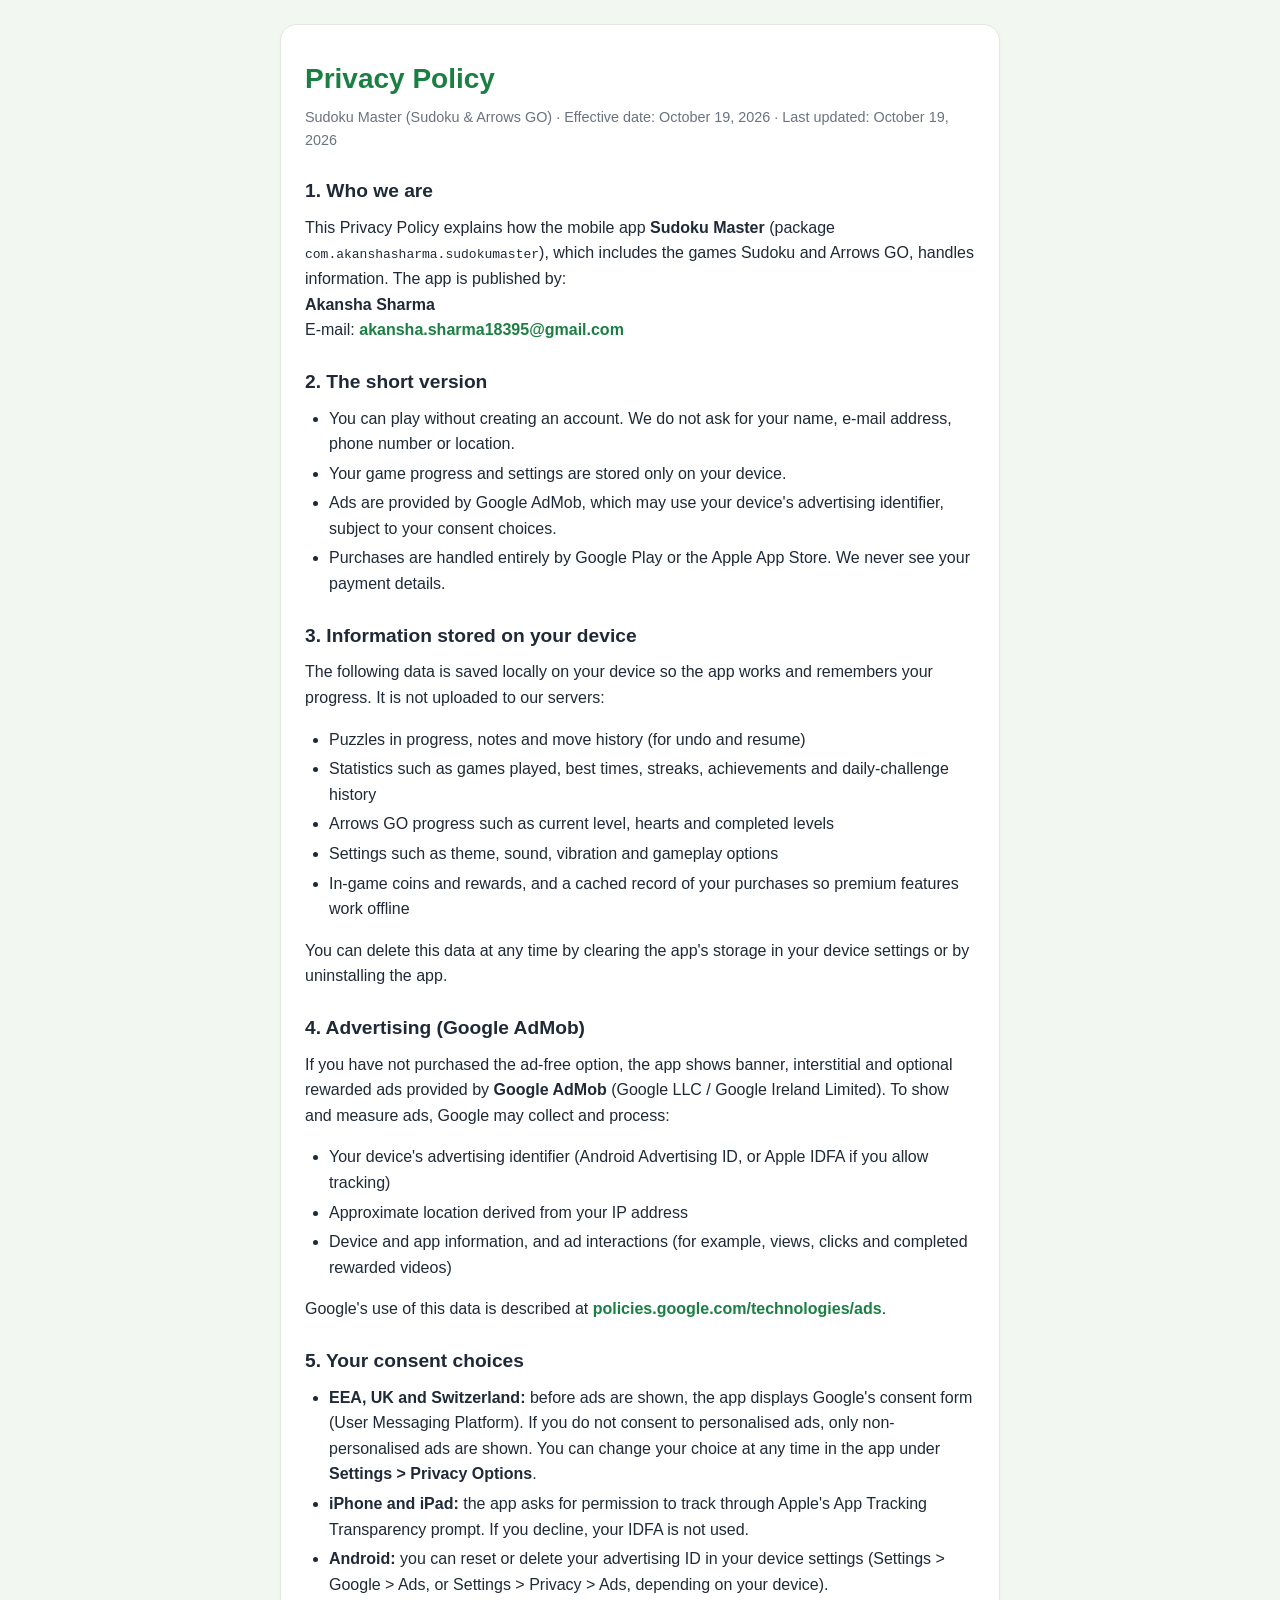
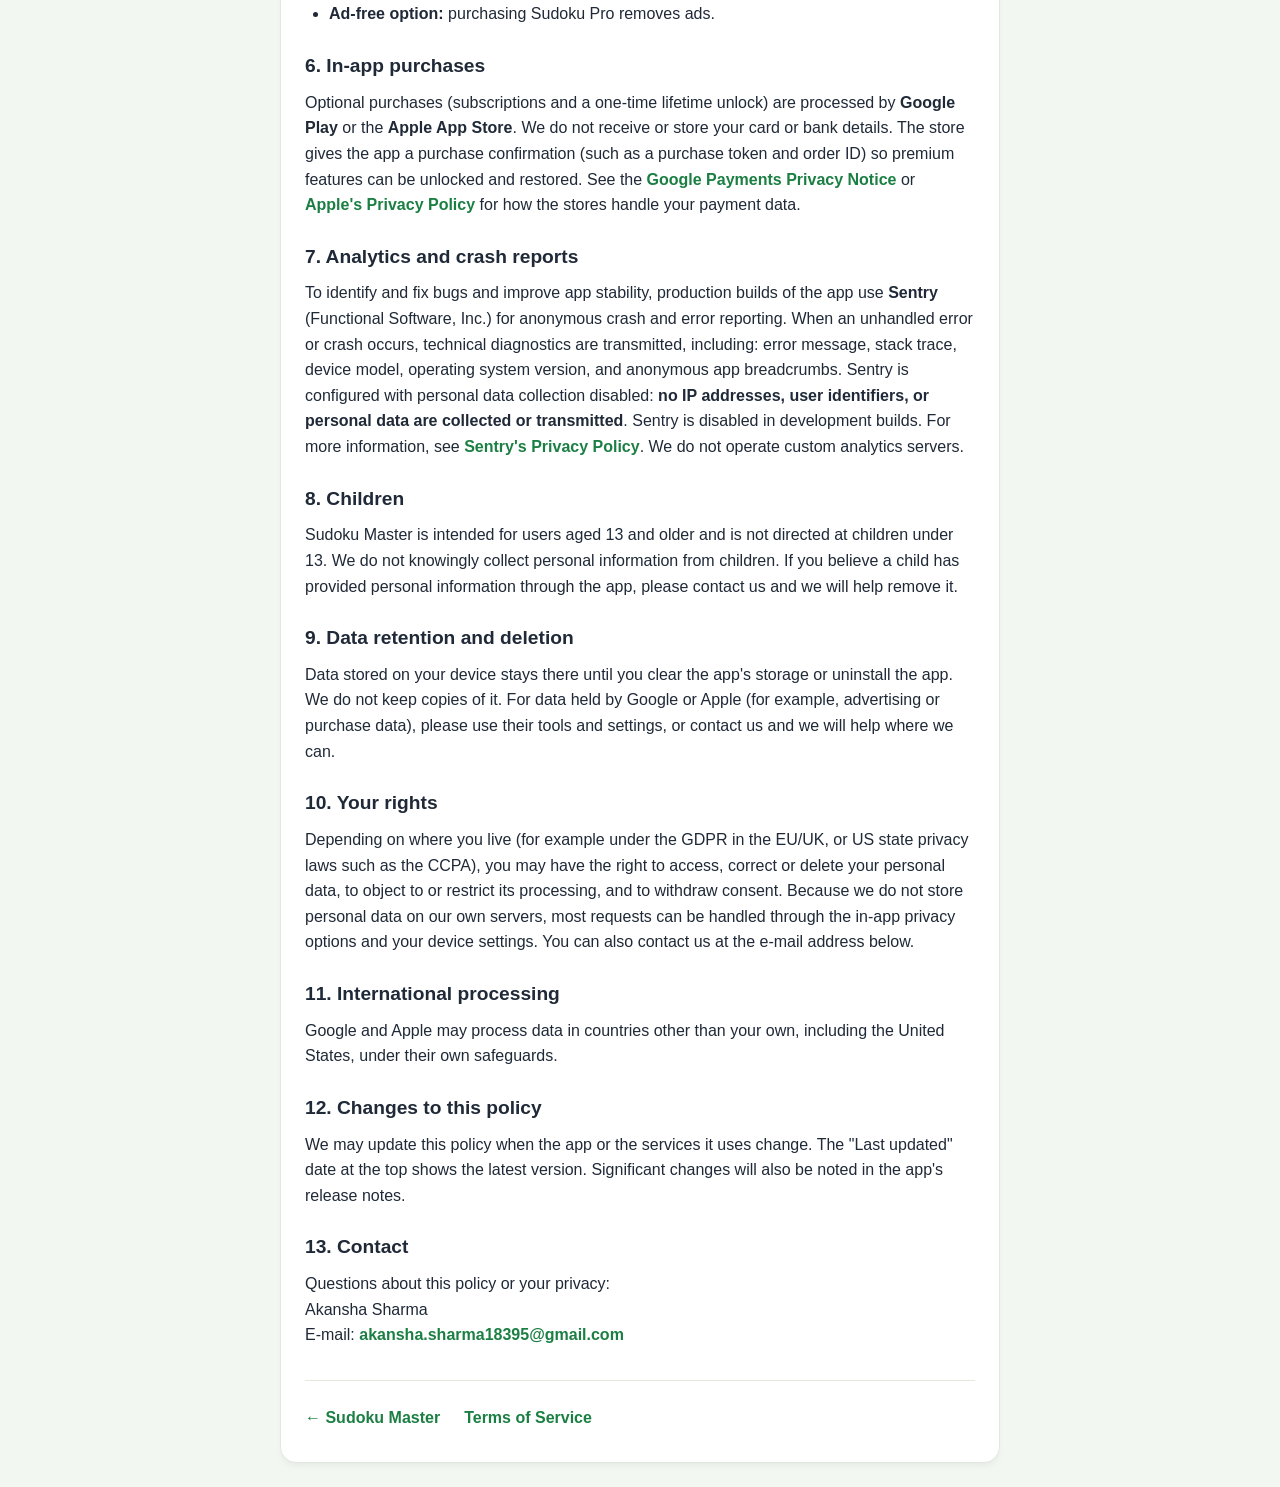
<file: sudoku-master/privacy.html>
<!DOCTYPE html>
<html lang="en">
<head>
  <meta charset="UTF-8">
  <meta name="viewport" content="width=device-width, initial-scale=1.0">
  <title>Privacy Policy – Sudoku Master</title>
  <meta name="description" content="Privacy Policy for the Sudoku Master mobile app (Sudoku and Arrows GO).">
  <style>
    :root {
      --bg: #F3F7F2;
      --card-bg: #FFFFFF;
      --text: #1F2937;
      --text-muted: #6B7280;
      --primary: #1B7F43;
      --border: #E2E8E0;
    }
    @media (prefers-color-scheme: dark) {
      :root {
        --bg: #0F1512;
        --card-bg: #18211C;
        --text: #F3F4F6;
        --text-muted: #9CA3AF;
        --primary: #4ADE80;
        --border: #26322B;
      }
    }
    * { box-sizing: border-box; margin: 0; padding: 0; }
    body {
      font-family: -apple-system, BlinkMacSystemFont, "Segoe UI", Roboto, Helvetica, Arial, sans-serif;
      background-color: var(--bg);
      color: var(--text);
      line-height: 1.6;
      padding: 24px 16px;
      min-height: 100vh;
      display: flex;
      flex-direction: column;
      align-items: center;
    }
    .container {
      width: 100%;
      max-width: 720px;
      background: var(--card-bg);
      border: 1px solid var(--border);
      border-radius: 16px;
      padding: 32px 24px;
      box-shadow: 0 4px 6px -1px rgba(0, 0, 0, 0.05);
    }
    h1 { font-size: 1.75rem; margin-bottom: 0.25rem; color: var(--primary); }
    .meta { color: var(--text-muted); font-size: 0.9rem; margin-bottom: 1.5rem; }
    h2 { font-size: 1.2rem; margin-top: 1.5rem; margin-bottom: 0.5rem; }
    p { margin-bottom: 1rem; }
    ul { margin-left: 1.5rem; margin-bottom: 1rem; }
    li { margin-bottom: 0.25rem; }
    .nav-links {
      margin-top: 2rem;
      padding-top: 1.5rem;
      border-top: 1px solid var(--border);
      display: flex;
      gap: 1.5rem;
      flex-wrap: wrap;
    }
    a { color: var(--primary); text-decoration: none; font-weight: 600; overflow-wrap: anywhere; }
    a:hover { text-decoration: underline; }
  </style>
</head>
<body>
  <main class="container">
    <h1>Privacy Policy</h1>
    <p class="meta">Sudoku Master (Sudoku &amp; Arrows GO) · Effective date: October 19, 2026 · Last updated: October 19, 2026</p>

    <h2>1. Who we are</h2>
    <p>This Privacy Policy explains how the mobile app <strong>Sudoku Master</strong> (package <code>com.akanshasharma.sudokumaster</code>), which includes the games Sudoku and Arrows GO, handles information. The app is published by:<br>
    <strong>Akansha Sharma</strong><br>
    E-mail: <a href="mailto:akansha.sharma18395@gmail.com">akansha.sharma18395@gmail.com</a></p>

    <h2>2. The short version</h2>
    <ul>
      <li>You can play without creating an account. We do not ask for your name, e-mail address, phone number or location.</li>
      <li>Your game progress and settings are stored only on your device.</li>
      <li>Ads are provided by Google AdMob, which may use your device's advertising identifier, subject to your consent choices.</li>
      <li>Purchases are handled entirely by Google Play or the Apple App Store. We never see your payment details.</li>
    </ul>

    <h2>3. Information stored on your device</h2>
    <p>The following data is saved locally on your device so the app works and remembers your progress. It is not uploaded to our servers:</p>
    <ul>
      <li>Puzzles in progress, notes and move history (for undo and resume)</li>
      <li>Statistics such as games played, best times, streaks, achievements and daily-challenge history</li>
      <li>Arrows GO progress such as current level, hearts and completed levels</li>
      <li>Settings such as theme, sound, vibration and gameplay options</li>
      <li>In-game coins and rewards, and a cached record of your purchases so premium features work offline</li>
    </ul>
    <p>You can delete this data at any time by clearing the app's storage in your device settings or by uninstalling the app.</p>

    <h2>4. Advertising (Google AdMob)</h2>
    <p>If you have not purchased the ad-free option, the app shows banner, interstitial and optional rewarded ads provided by <strong>Google AdMob</strong> (Google LLC / Google Ireland Limited). To show and measure ads, Google may collect and process:</p>
    <ul>
      <li>Your device's advertising identifier (Android Advertising ID, or Apple IDFA if you allow tracking)</li>
      <li>Approximate location derived from your IP address</li>
      <li>Device and app information, and ad interactions (for example, views, clicks and completed rewarded videos)</li>
    </ul>
    <p>Google's use of this data is described at <a href="https://policies.google.com/technologies/ads" target="_blank" rel="noopener">policies.google.com/technologies/ads</a>.</p>

    <h2>5. Your consent choices</h2>
    <ul>
      <li><strong>EEA, UK and Switzerland:</strong> before ads are shown, the app displays Google's consent form (User Messaging Platform). If you do not consent to personalised ads, only non-personalised ads are shown. You can change your choice at any time in the app under <strong>Settings &gt; Privacy Options</strong>.</li>
      <li><strong>iPhone and iPad:</strong> the app asks for permission to track through Apple's App Tracking Transparency prompt. If you decline, your IDFA is not used.</li>
      <li><strong>Android:</strong> you can reset or delete your advertising ID in your device settings (Settings &gt; Google &gt; Ads, or Settings &gt; Privacy &gt; Ads, depending on your device).</li>
      <li><strong>Ad-free option:</strong> purchasing Sudoku Pro removes ads.</li>
    </ul>

    <h2>6. In-app purchases</h2>
    <p>Optional purchases (subscriptions and a one-time lifetime unlock) are processed by <strong>Google Play</strong> or the <strong>Apple App Store</strong>. We do not receive or store your card or bank details. The store gives the app a purchase confirmation (such as a purchase token and order ID) so premium features can be unlocked and restored. See the <a href="https://payments.google.com/legaldocument?family=0.privacynotice" target="_blank" rel="noopener">Google Payments Privacy Notice</a> or <a href="https://www.apple.com/legal/privacy/" target="_blank" rel="noopener">Apple's Privacy Policy</a> for how the stores handle your payment data.</p>

    <h2>7. Analytics and crash reports</h2>
    <p>To identify and fix bugs and improve app stability, production builds of the app use <strong>Sentry</strong> (Functional Software, Inc.) for anonymous crash and error reporting. When an unhandled error or crash occurs, technical diagnostics are transmitted, including: error message, stack trace, device model, operating system version, and anonymous app breadcrumbs. Sentry is configured with personal data collection disabled: <strong>no IP addresses, user identifiers, or personal data are collected or transmitted</strong>. Sentry is disabled in development builds. For more information, see <a href="https://sentry.io/privacy/" target="_blank" rel="noopener">Sentry's Privacy Policy</a>. We do not operate custom analytics servers.</p>

    <h2>8. Children</h2>
    <p>Sudoku Master is intended for users aged 13 and older and is not directed at children under 13. We do not knowingly collect personal information from children. If you believe a child has provided personal information through the app, please contact us and we will help remove it.</p>

    <h2>9. Data retention and deletion</h2>
    <p>Data stored on your device stays there until you clear the app's storage or uninstall the app. We do not keep copies of it. For data held by Google or Apple (for example, advertising or purchase data), please use their tools and settings, or contact us and we will help where we can.</p>

    <h2>10. Your rights</h2>
    <p>Depending on where you live (for example under the GDPR in the EU/UK, or US state privacy laws such as the CCPA), you may have the right to access, correct or delete your personal data, to object to or restrict its processing, and to withdraw consent. Because we do not store personal data on our own servers, most requests can be handled through the in-app privacy options and your device settings. You can also contact us at the e-mail address below.</p>

    <h2>11. International processing</h2>
    <p>Google and Apple may process data in countries other than your own, including the United States, under their own safeguards.</p>

    <h2>12. Changes to this policy</h2>
    <p>We may update this policy when the app or the services it uses change. The "Last updated" date at the top shows the latest version. Significant changes will also be noted in the app's release notes.</p>

    <h2>13. Contact</h2>
    <p>Questions about this policy or your privacy:<br>
    Akansha Sharma<br>
    E-mail: <a href="mailto:akansha.sharma18395@gmail.com">akansha.sharma18395@gmail.com</a></p>

    <nav class="nav-links">
      <a href="index.html">← Sudoku Master</a>
      <a href="terms.html">Terms of Service</a>
    </nav>
  </main>
</body>
</html>
</file>
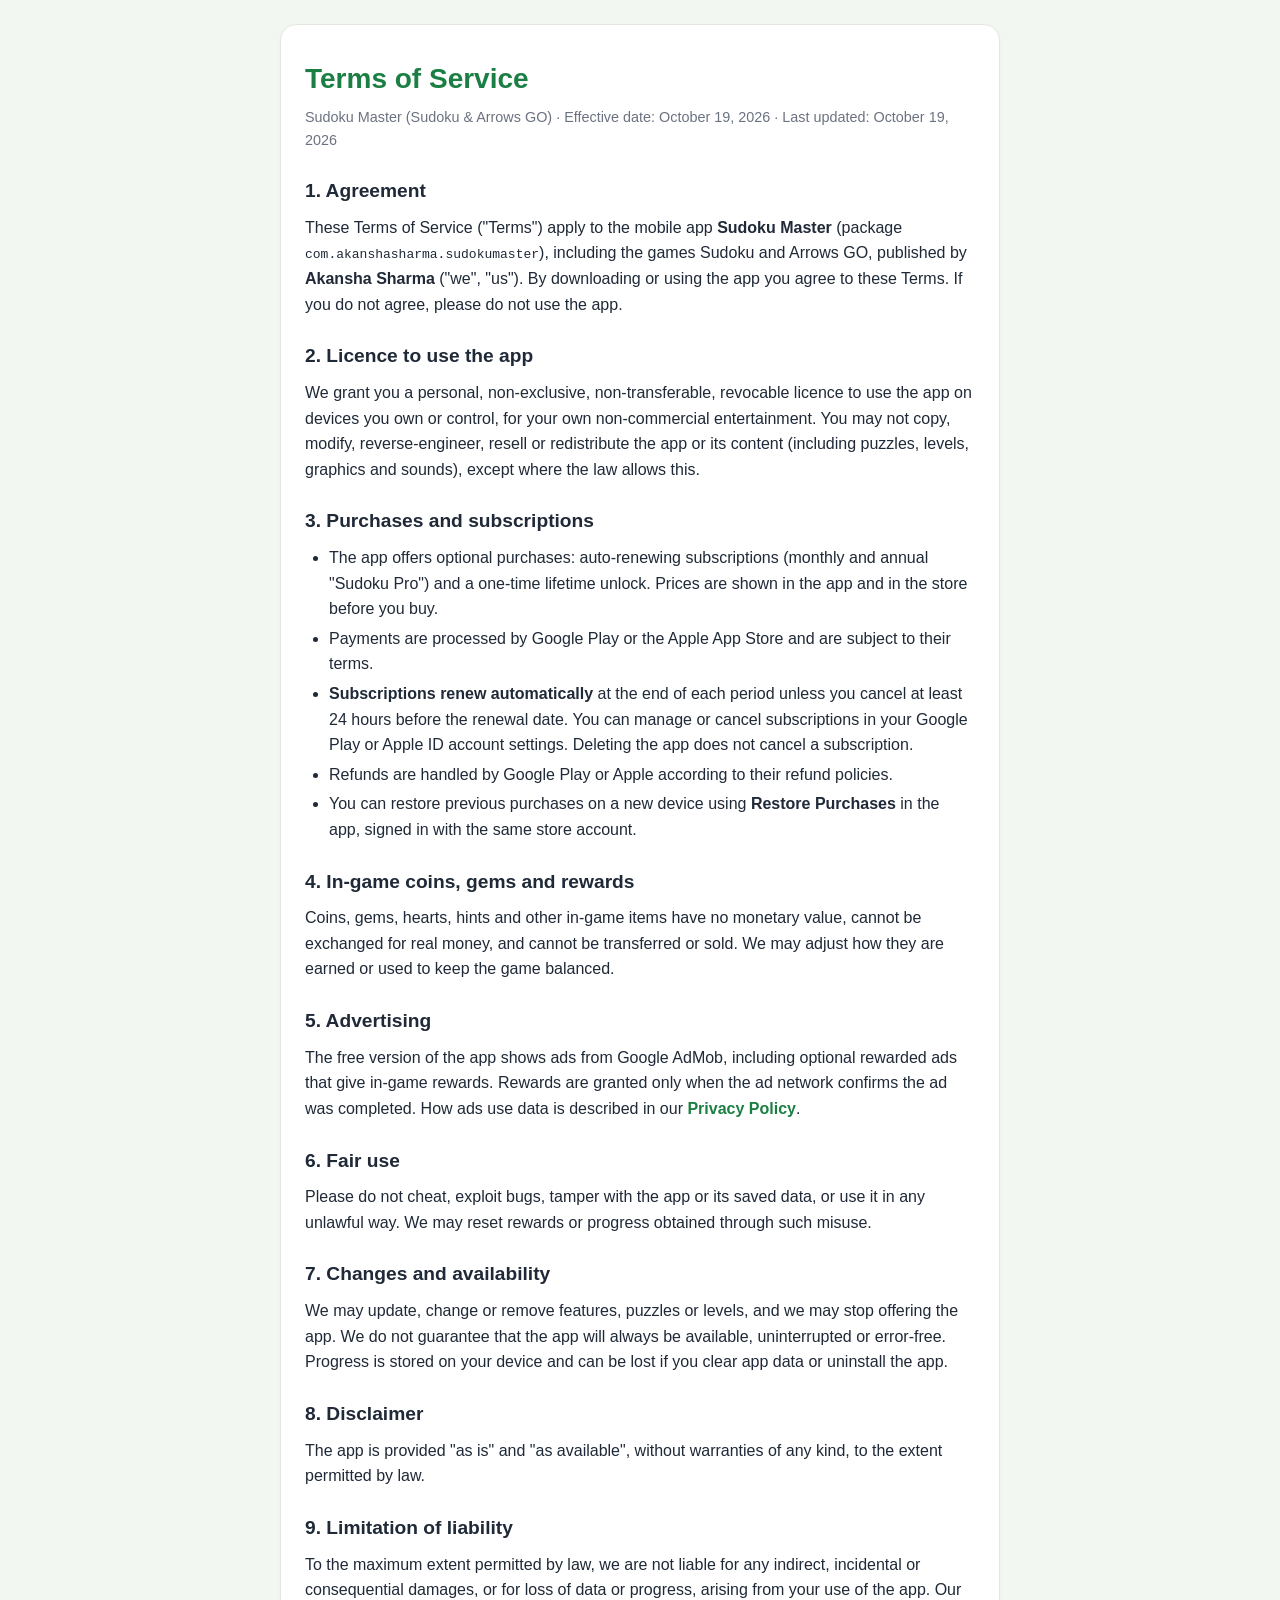
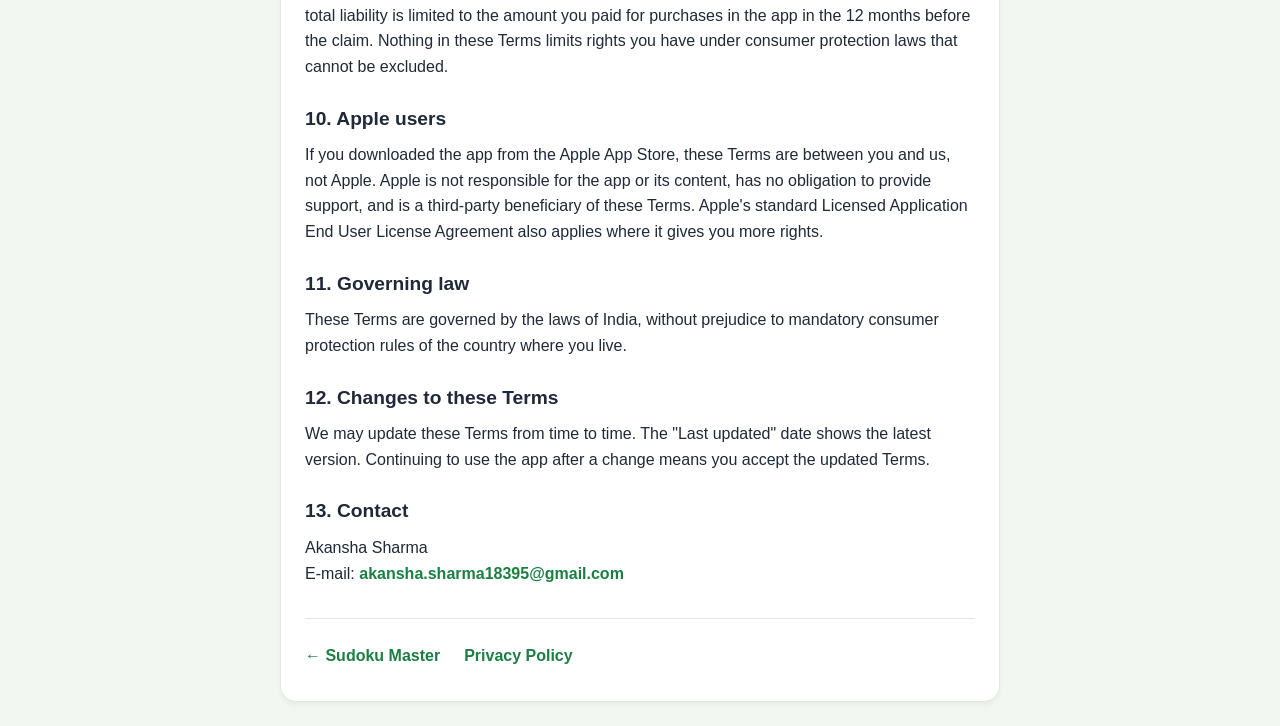
<file: sudoku-master/terms.html>
<!DOCTYPE html>
<html lang="en">
<head>
  <meta charset="UTF-8">
  <meta name="viewport" content="width=device-width, initial-scale=1.0">
  <title>Terms of Service – Sudoku Master</title>
  <meta name="description" content="Terms of Service for the Sudoku Master mobile app (Sudoku and Arrows GO).">
  <style>
    :root {
      --bg: #F3F7F2;
      --card-bg: #FFFFFF;
      --text: #1F2937;
      --text-muted: #6B7280;
      --primary: #1B7F43;
      --border: #E2E8E0;
    }
    @media (prefers-color-scheme: dark) {
      :root {
        --bg: #0F1512;
        --card-bg: #18211C;
        --text: #F3F4F6;
        --text-muted: #9CA3AF;
        --primary: #4ADE80;
        --border: #26322B;
      }
    }
    * { box-sizing: border-box; margin: 0; padding: 0; }
    body {
      font-family: -apple-system, BlinkMacSystemFont, "Segoe UI", Roboto, Helvetica, Arial, sans-serif;
      background-color: var(--bg);
      color: var(--text);
      line-height: 1.6;
      padding: 24px 16px;
      min-height: 100vh;
      display: flex;
      flex-direction: column;
      align-items: center;
    }
    .container {
      width: 100%;
      max-width: 720px;
      background: var(--card-bg);
      border: 1px solid var(--border);
      border-radius: 16px;
      padding: 32px 24px;
      box-shadow: 0 4px 6px -1px rgba(0, 0, 0, 0.05);
    }
    h1 { font-size: 1.75rem; margin-bottom: 0.25rem; color: var(--primary); }
    .meta { color: var(--text-muted); font-size: 0.9rem; margin-bottom: 1.5rem; }
    h2 { font-size: 1.2rem; margin-top: 1.5rem; margin-bottom: 0.5rem; }
    p { margin-bottom: 1rem; }
    ul { margin-left: 1.5rem; margin-bottom: 1rem; }
    li { margin-bottom: 0.25rem; }
    .nav-links {
      margin-top: 2rem;
      padding-top: 1.5rem;
      border-top: 1px solid var(--border);
      display: flex;
      gap: 1.5rem;
      flex-wrap: wrap;
    }
    a { color: var(--primary); text-decoration: none; font-weight: 600; overflow-wrap: anywhere; }
    a:hover { text-decoration: underline; }
  </style>
</head>
<body>
  <main class="container">
    <h1>Terms of Service</h1>
    <p class="meta">Sudoku Master (Sudoku &amp; Arrows GO) · Effective date: October 19, 2026 · Last updated: October 19, 2026</p>

    <h2>1. Agreement</h2>
    <p>These Terms of Service ("Terms") apply to the mobile app <strong>Sudoku Master</strong> (package <code>com.akanshasharma.sudokumaster</code>), including the games Sudoku and Arrows GO, published by <strong>Akansha Sharma</strong> ("we", "us"). By downloading or using the app you agree to these Terms. If you do not agree, please do not use the app.</p>

    <h2>2. Licence to use the app</h2>
    <p>We grant you a personal, non-exclusive, non-transferable, revocable licence to use the app on devices you own or control, for your own non-commercial entertainment. You may not copy, modify, reverse-engineer, resell or redistribute the app or its content (including puzzles, levels, graphics and sounds), except where the law allows this.</p>

    <h2>3. Purchases and subscriptions</h2>
    <ul>
      <li>The app offers optional purchases: auto-renewing subscriptions (monthly and annual "Sudoku Pro") and a one-time lifetime unlock. Prices are shown in the app and in the store before you buy.</li>
      <li>Payments are processed by Google Play or the Apple App Store and are subject to their terms.</li>
      <li><strong>Subscriptions renew automatically</strong> at the end of each period unless you cancel at least 24 hours before the renewal date. You can manage or cancel subscriptions in your Google Play or Apple ID account settings. Deleting the app does not cancel a subscription.</li>
      <li>Refunds are handled by Google Play or Apple according to their refund policies.</li>
      <li>You can restore previous purchases on a new device using <strong>Restore Purchases</strong> in the app, signed in with the same store account.</li>
    </ul>

    <h2>4. In-game coins, gems and rewards</h2>
    <p>Coins, gems, hearts, hints and other in-game items have no monetary value, cannot be exchanged for real money, and cannot be transferred or sold. We may adjust how they are earned or used to keep the game balanced.</p>

    <h2>5. Advertising</h2>
    <p>The free version of the app shows ads from Google AdMob, including optional rewarded ads that give in-game rewards. Rewards are granted only when the ad network confirms the ad was completed. How ads use data is described in our <a href="privacy.html">Privacy Policy</a>.</p>

    <h2>6. Fair use</h2>
    <p>Please do not cheat, exploit bugs, tamper with the app or its saved data, or use it in any unlawful way. We may reset rewards or progress obtained through such misuse.</p>

    <h2>7. Changes and availability</h2>
    <p>We may update, change or remove features, puzzles or levels, and we may stop offering the app. We do not guarantee that the app will always be available, uninterrupted or error-free. Progress is stored on your device and can be lost if you clear app data or uninstall the app.</p>

    <h2>8. Disclaimer</h2>
    <p>The app is provided "as is" and "as available", without warranties of any kind, to the extent permitted by law.</p>

    <h2>9. Limitation of liability</h2>
    <p>To the maximum extent permitted by law, we are not liable for any indirect, incidental or consequential damages, or for loss of data or progress, arising from your use of the app. Our total liability is limited to the amount you paid for purchases in the app in the 12 months before the claim. Nothing in these Terms limits rights you have under consumer protection laws that cannot be excluded.</p>

    <h2>10. Apple users</h2>
    <p>If you downloaded the app from the Apple App Store, these Terms are between you and us, not Apple. Apple is not responsible for the app or its content, has no obligation to provide support, and is a third-party beneficiary of these Terms. Apple's standard Licensed Application End User License Agreement also applies where it gives you more rights.</p>

    <h2>11. Governing law</h2>
    <p>These Terms are governed by the laws of India, without prejudice to mandatory consumer protection rules of the country where you live.</p>

    <h2>12. Changes to these Terms</h2>
    <p>We may update these Terms from time to time. The "Last updated" date shows the latest version. Continuing to use the app after a change means you accept the updated Terms.</p>

    <h2>13. Contact</h2>
    <p>Akansha Sharma<br>E-mail: <a href="mailto:akansha.sharma18395@gmail.com">akansha.sharma18395@gmail.com</a></p>

    <nav class="nav-links">
      <a href="index.html">← Sudoku Master</a>
      <a href="privacy.html">Privacy Policy</a>
    </nav>
  </main>
</body>
</html>
</file>
<file: hueway/style.css>
:root {
  --bg: #f4f8ff;
  --surface: #ffffff;
  --text: #1b2433;
  --muted: #5b6577;
  --line: #dfe5ef;
  --primary: #3d7bf5;
  --primary-dark: #2456c4;
  --red: #e8384f;
  --yellow: #f5c02c;
  --green: #25b84a;
}
@media (prefers-color-scheme: dark) {
  :root {
    --bg: #0f1520;
    --surface: #18202e;
    --text: #e9eef7;
    --muted: #a3adbf;
    --line: #2a3446;
    --primary: #6b9cff;
    --primary-dark: #9dbdff;
  }
}
* { box-sizing: border-box; }
html { -webkit-text-size-adjust: 100%; }
body {
  margin: 0;
  background: var(--bg);
  color: var(--text);
  font: 16px/1.65 system-ui, -apple-system, "Segoe UI", Roboto, sans-serif;
}
a { color: var(--primary); }
a:hover { color: var(--primary-dark); }
.wrap { max-width: 760px; margin: 0 auto; padding: 0 16px; }
header.site {
  border-bottom: 1px solid var(--line);
  background: var(--surface);
}
header.site .wrap { display: flex; align-items: center; justify-content: space-between; gap: 12px; padding-top: 12px; padding-bottom: 12px; flex-wrap: wrap; }
.brand { display: flex; align-items: center; gap: 10px; font-weight: 800; font-size: 20px; color: var(--text); text-decoration: none; }
.brand img { width: 36px; height: 36px; border-radius: 9px; }
nav a { margin-left: 16px; text-decoration: none; font-weight: 600; color: var(--muted); }
nav a:first-child { margin-left: 0; }
nav a[aria-current="page"] { color: var(--primary); }
main { padding: 32px 0 48px; }
h1 { font-size: 30px; line-height: 1.25; margin: 0 0 8px; }
h2 { font-size: 20px; margin: 32px 0 8px; }
.meta { color: var(--muted); margin: 0 0 24px; }
.card { background: var(--surface); border: 1px solid var(--line); border-radius: 16px; padding: 20px; margin: 16px 0; }
ul { padding-left: 22px; }
li { margin: 4px 0; }
.hero { text-align: center; padding: 24px 0 8px; }
.hero img { width: 112px; height: 112px; border-radius: 26px; box-shadow: 0 8px 24px rgba(30, 60, 120, 0.18); }
.hero p.lead { font-size: 18px; color: var(--muted); max-width: 560px; margin: 12px auto 24px; }
.button {
  display: inline-block; background: var(--primary); color: #fff; text-decoration: none; font-weight: 700;
  padding: 12px 22px; border-radius: 999px;
}
.button:hover { background: var(--primary-dark); color: #fff; }
.features { display: grid; grid-template-columns: repeat(auto-fit, minmax(210px, 1fr)); gap: 12px; margin-top: 32px; }
.features .card { margin: 0; }
.features h3 { margin: 0 0 4px; font-size: 16px; }
.features p { margin: 0; color: var(--muted); font-size: 15px; }
.dots { display: inline-flex; gap: 6px; vertical-align: middle; }
.dots i { width: 10px; height: 10px; border-radius: 50%; display: inline-block; }
footer.site { border-top: 1px solid var(--line); color: var(--muted); font-size: 14px; padding: 20px 0 32px; }
footer.site a { color: var(--muted); }
.todo { background: #fff4c2; color: #5c4700; padding: 0 4px; border-radius: 4px; }
</file>
